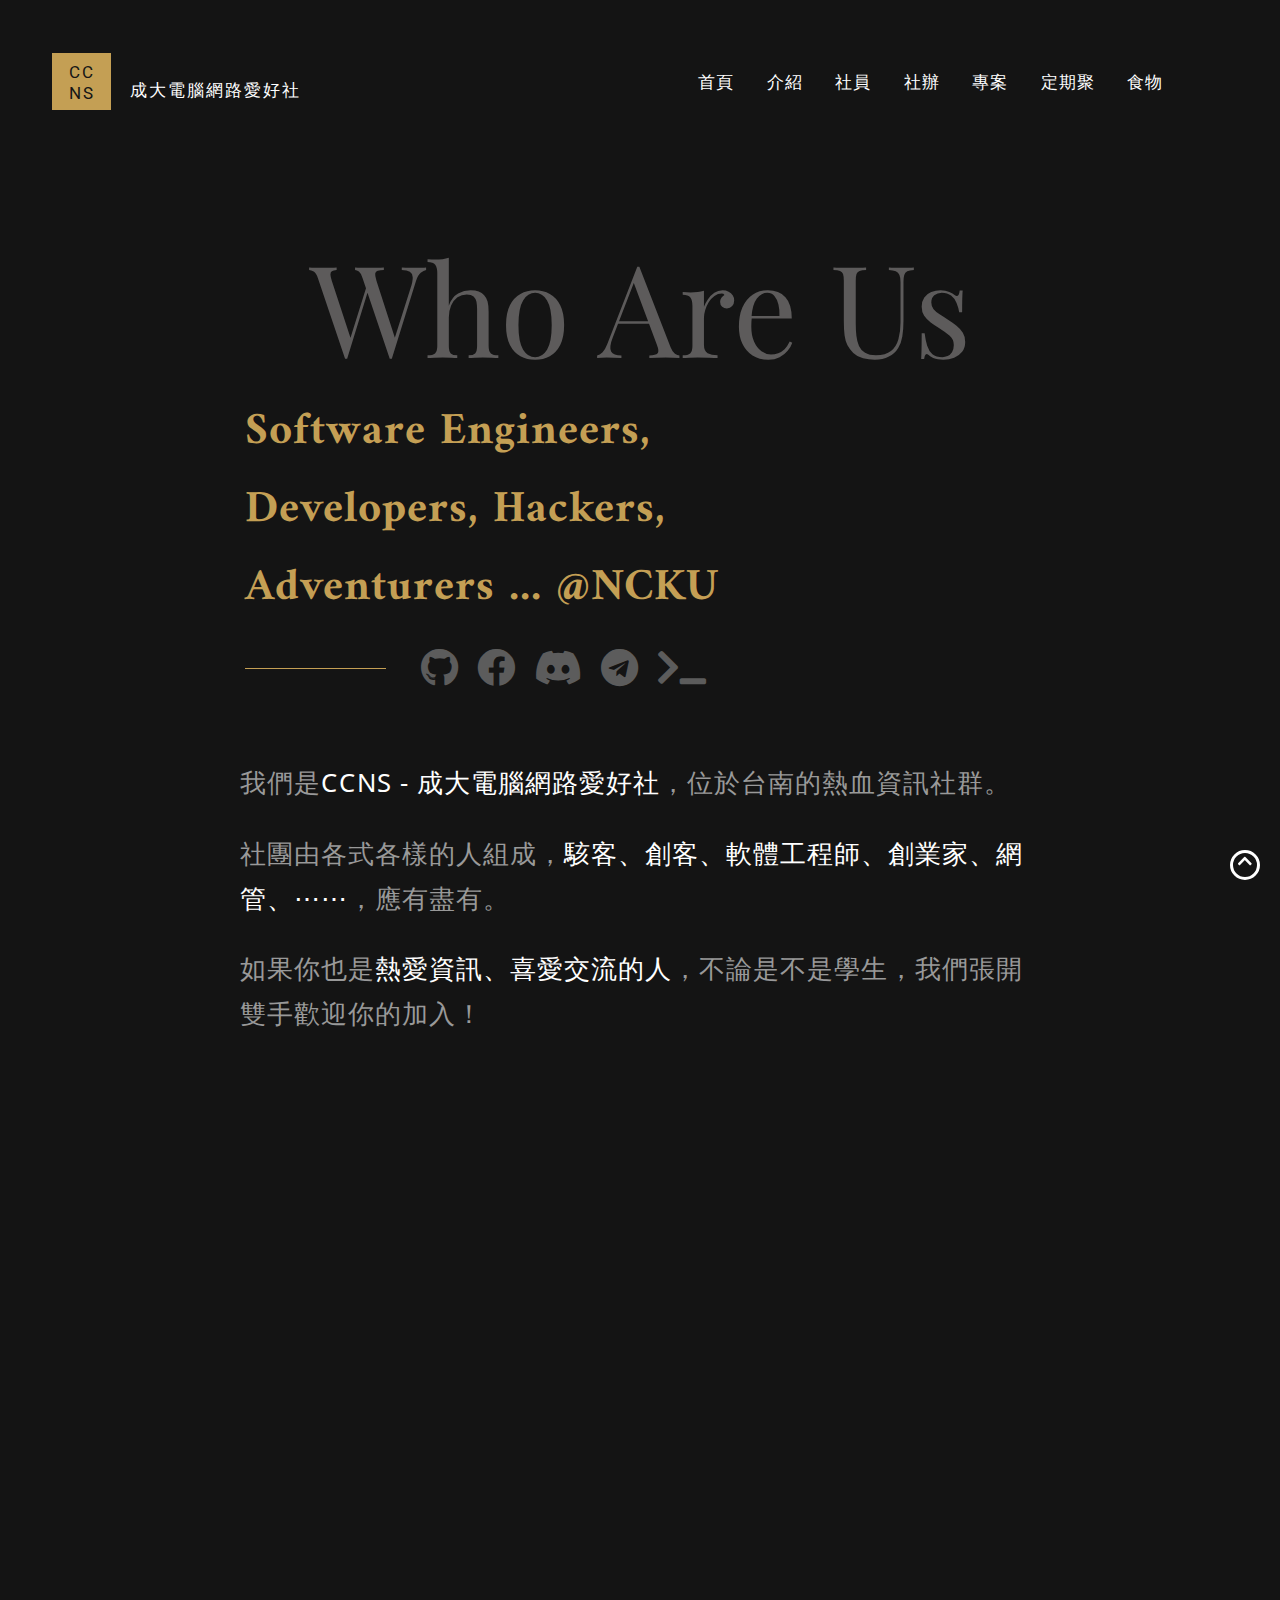
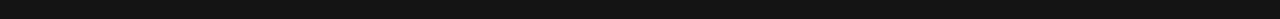
<file: Page-Home/index.html>
<!DOCTYPE html>
<html lang="zh-Hant">

<head>
  <meta charset="UTF-8">
  <meta name="viewport" content="width=device-width, initial-scale=1.0">
  <meta http-equiv="X-UA-Compatible" content="ie=edge">
  <title> CCNS - 成大電腦網路愛好社 </title>


  <link href="https://cdn.jsdelivr.net/npm/bootstrap@5.0.0-beta1/dist/css/bootstrap.min.css" rel="stylesheet" integrity="sha384-giJF6kkoqNQ00vy+HMDP7azOuL0xtbfIcaT9wjKHr8RbDVddVHyTfAAsrekwKmP1" crossorigin="anonymous">
  <link rel="stylesheet" href="https://cdnjs.cloudflare.com/ajax/libs/font-awesome/5.15.1/css/all.min.css">
  <script src="https://cdnjs.cloudflare.com/ajax/libs/jquery/3.5.1/jquery.min.js"></script>
  <script src="https://cdn.jsdelivr.net/npm/bootstrap@5.0.0-beta1/dist/js/bootstrap.bundle.min.js" integrity="sha384-ygbV9kiqUc6oa4msXn9868pTtWMgiQaeYH7/t7LECLbyPA2x65Kgf80OJFdroafW" crossorigin="anonymous"></script>
  <link href="https://fonts.googleapis.com/css?family=Abril+Fatface|Amiri:700|Crimson+Text:700|Droid+Serif:400,700|Libre+Baskerville:700|Noto+Sans|Playfair+Display:900|Roboto:900|Taviraj:900&display=swap" rel="stylesheet">

  <script type="text/javascript" src="js/navBar.js"></script>
  <script type="text/javascript" src="js/scroll-top.js"></script>
  <link rel="stylesheet" href="./css/style.css">
</head>

<body>
  <header class="top container-fluid">
    <div class="topNav">
      <div class="headerLeft">
        <a class="homeLink" href="index.html">
          <div class="logoBox">
            <p>CC</p>
            <p>NS</p>
          </div>
        </a>
        <a class="homeLink" href="index.html">
          <p>
            成大電腦網路愛好社
          </p>
        </a>
      </div>

      <div id="navBar" class="overlay">
        <div class="headerRight overlay-content">
          <a href="index.html">首頁</a>
          <a href="intro.html">介紹</a>
          <a href="members.html">社員</a>
          <a href="env.html">社辦</a>
          <a href="projects.html">專案</a>
          <a href="events.html">定期聚</a>
          <a href="food.html">食物</a>
        </div>
        <a href="javascript:void(0)" class="closebtn" onclick="closeNav()">
          <i class="fas fa-times fa"></i>
        </a>
      </div>

      <div class="navIcon">
        <i class="fas fa-bars fa" onclick="openNav()"></i>
      </div>
    </div>
  </header>
  <section class="intro">
    <div class="backgroundWords">Who Are Us</div>
    <div class="weIntro">Software Engineers, <br />Developers, Hackers, <br />Adventurers ... @NCKU</div>
    <div class="contactLine">
      <div class="line"></div>
      <a href="https://github.com/ccns" target="_blank"><i class="fab fa-github" aria-hidden="true"></i></a>
      <a href="https://www.facebook.com/ncku.ccns" target="_blank"><i class="fab fa-facebook" aria-hidden="true"></i></a>
      <a href="https://discord.ccns.io" target="_blank"><i class="fab fa-discord"></i></a>
      <a href="https://t.me/CCNSgeneral" target="_blank"><i class="fab fa-telegram" aria-hidden="true"></i></a>
      <a href="https://term.ccns.cc/" target="_blank"><i class="fas fa-terminal" aria-hidden="true"></i></a>
    </div>
    <div class="clubIntro">
      我們是<span class="white">CCNS - 成大電腦網路愛好社</span>，位於台南的熱血資訊社群。
    </div>
    <div class="clubIntro">
      社團由各式各樣的人組成，<span class="white">駭客、創客、軟體工程師、創業家、網管、⋯⋯</span>，應有盡有。
    </div>
    <div class="clubIntro">
      如果你也是<span class="white">熱愛資訊、喜愛交流的人</span>，不論是不是學生，我們張開雙手歡迎你的加入！
    </div>
  </section>

  <section class="map-iframe">
    <div class="map">
      <iframe
        src="https://www.google.com/maps/embed?pb=!1m18!1m12!1m3!1d3672.797244056545!2d120.2175462149673!3d22.99448218496735!2m3!1f0!2f0!3f0!3m2!1i1024!2i768!4f13.1!3m3!1m2!1s0x346e7693b3a0a7b7%3A0xb1018b67c393069c!2zNzAx5Y-w5Y2X5biC5p2x5Y2A5a2455Sf5rS75YuV5Lit5b-DIElJ!5e0!3m2!1szh-TW!2stw!4v1608551876658!5m2!1szh-TW!2stw"
        width="900" height="450" frameborder="0" aria-hidden="false" tabindex="0"></iframe>
    </div>
  </section>

  <section class="to-top">
    <a class="button" href="#"><i class="fas fa-chevron-up"></i></a>
  </section>
</body>

</html>
</file>
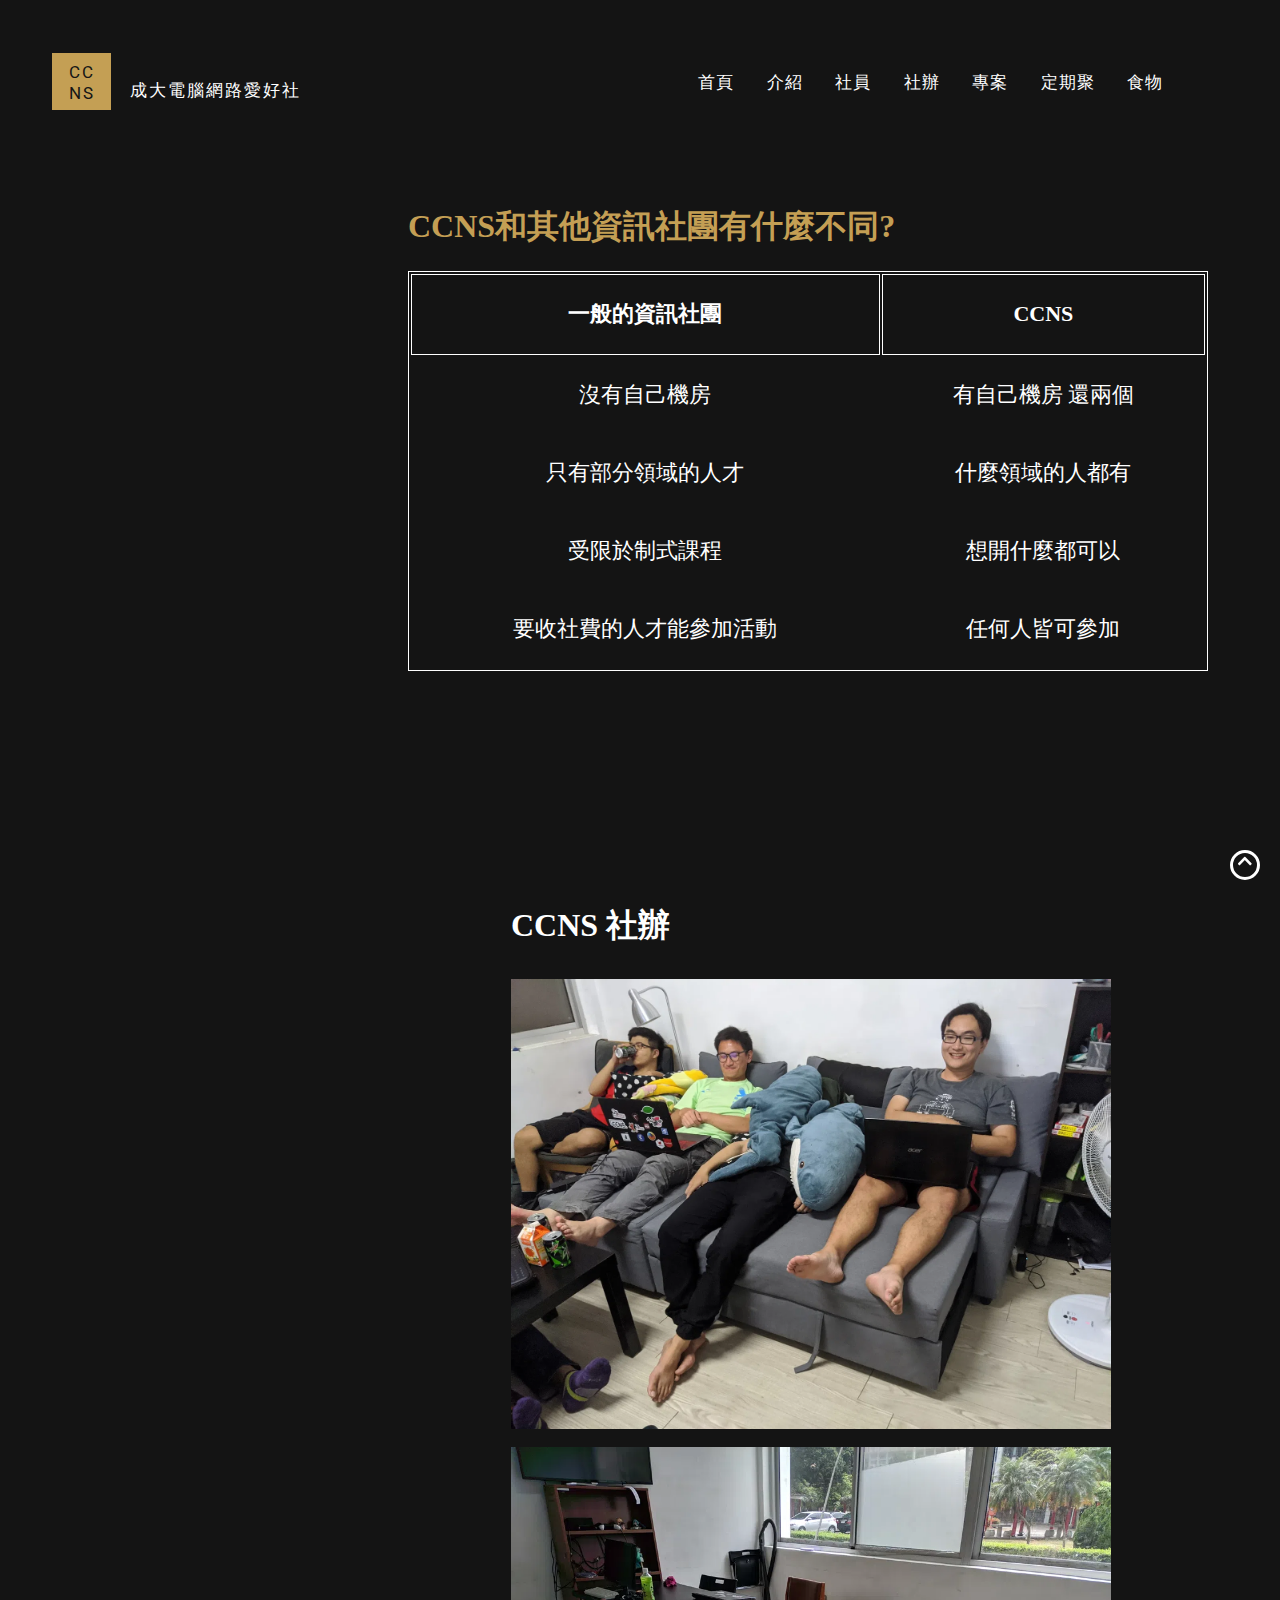
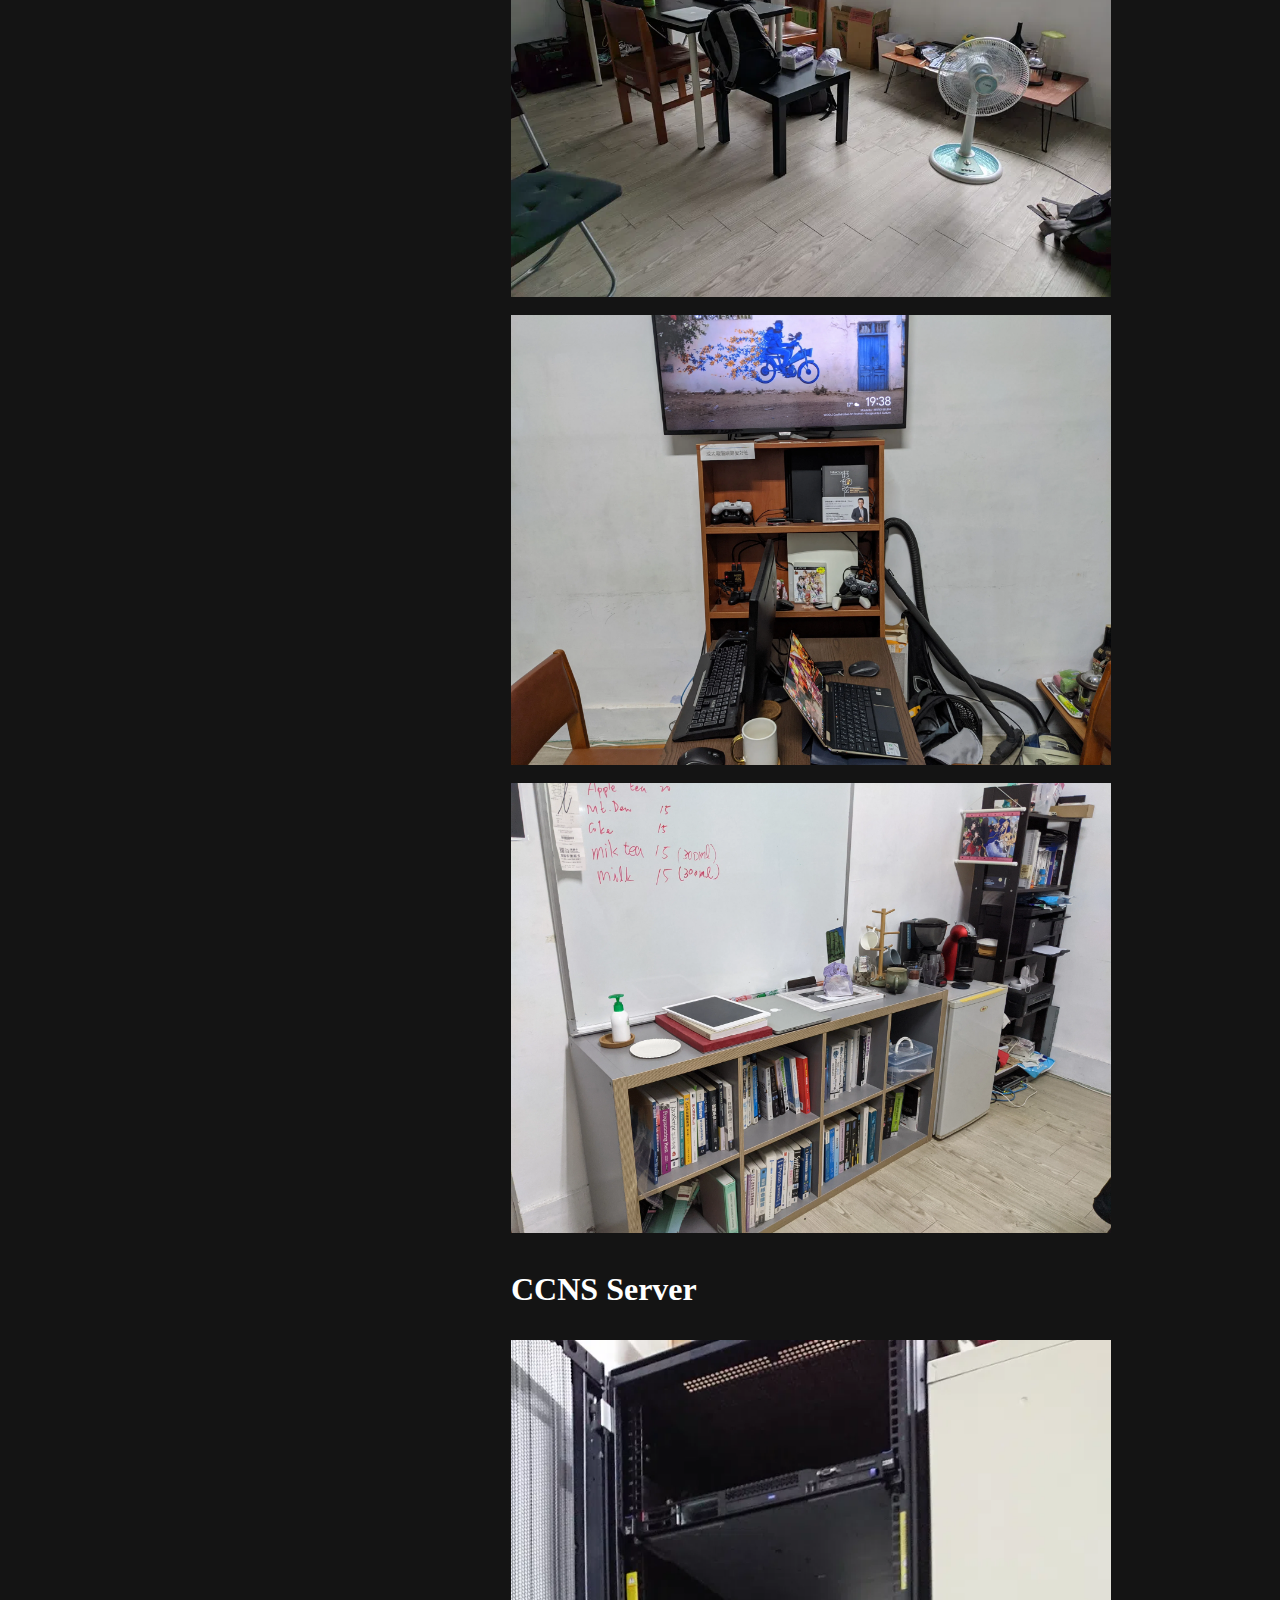
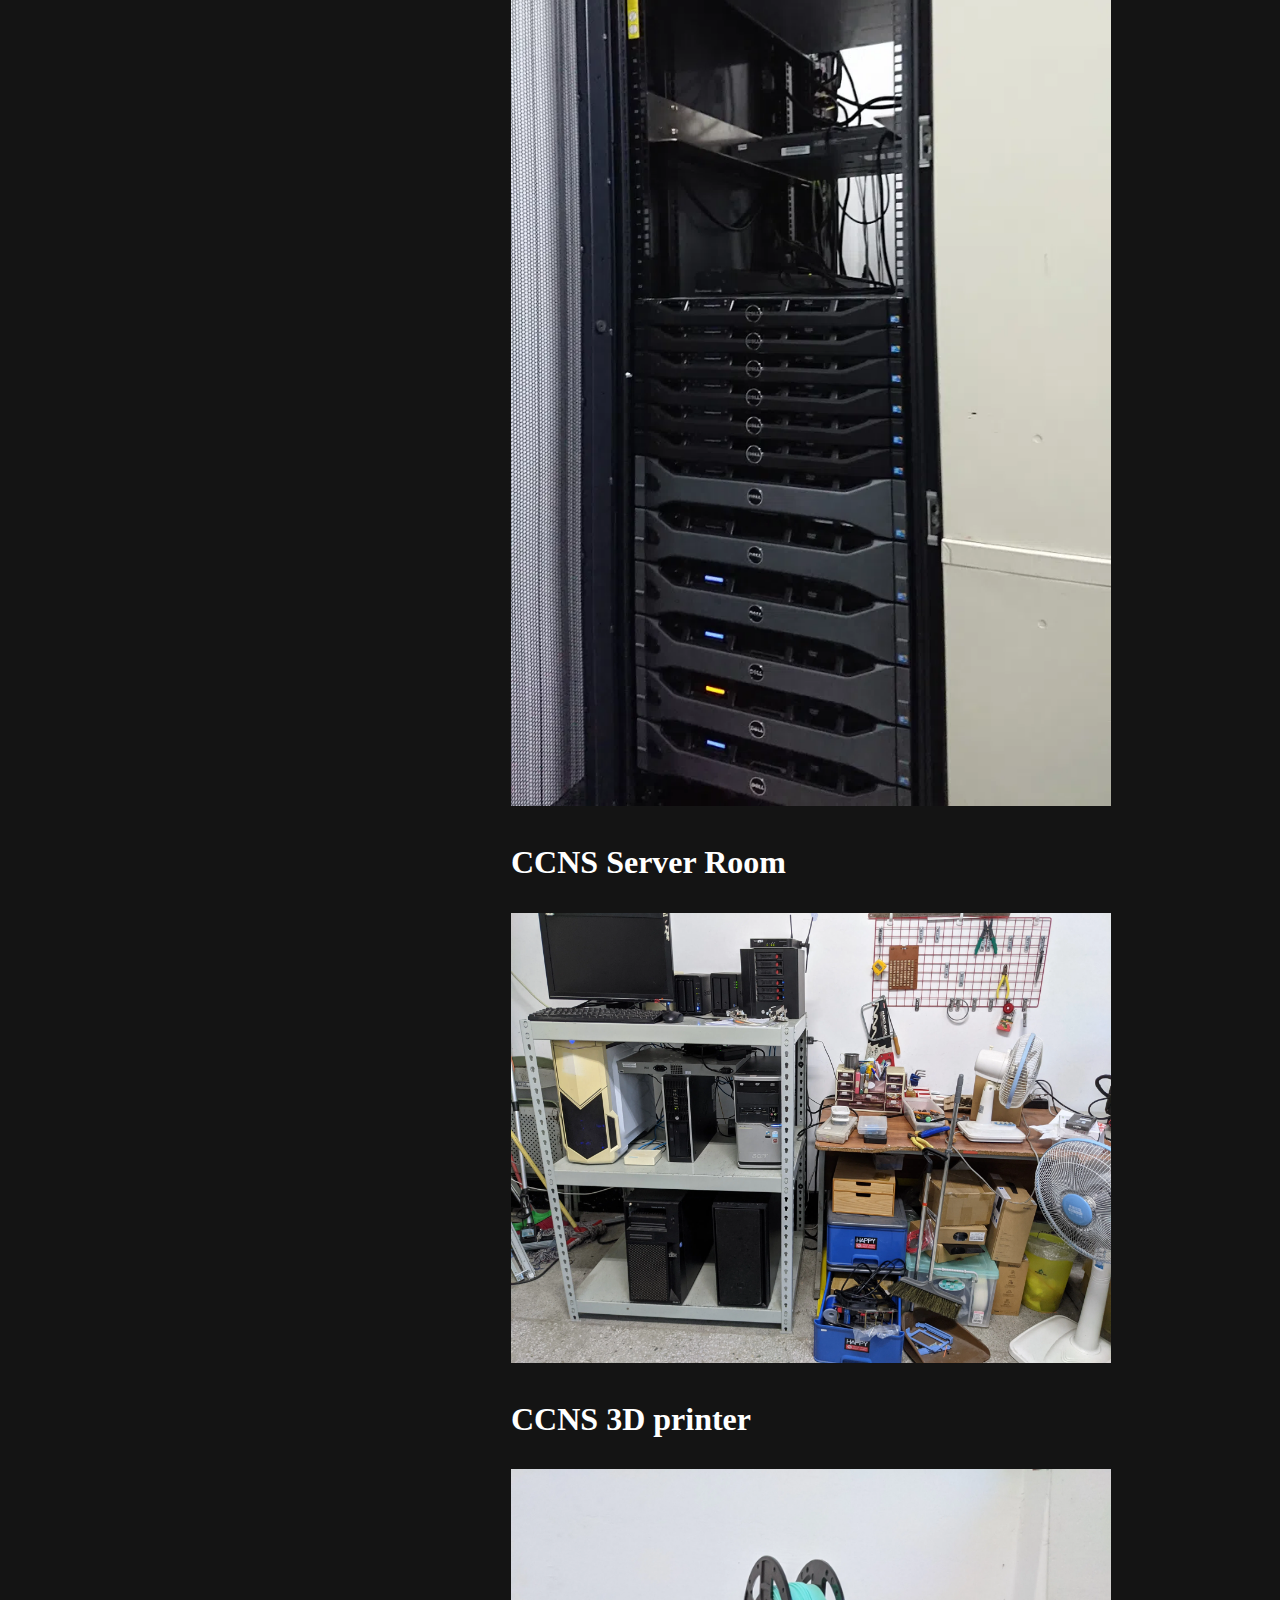
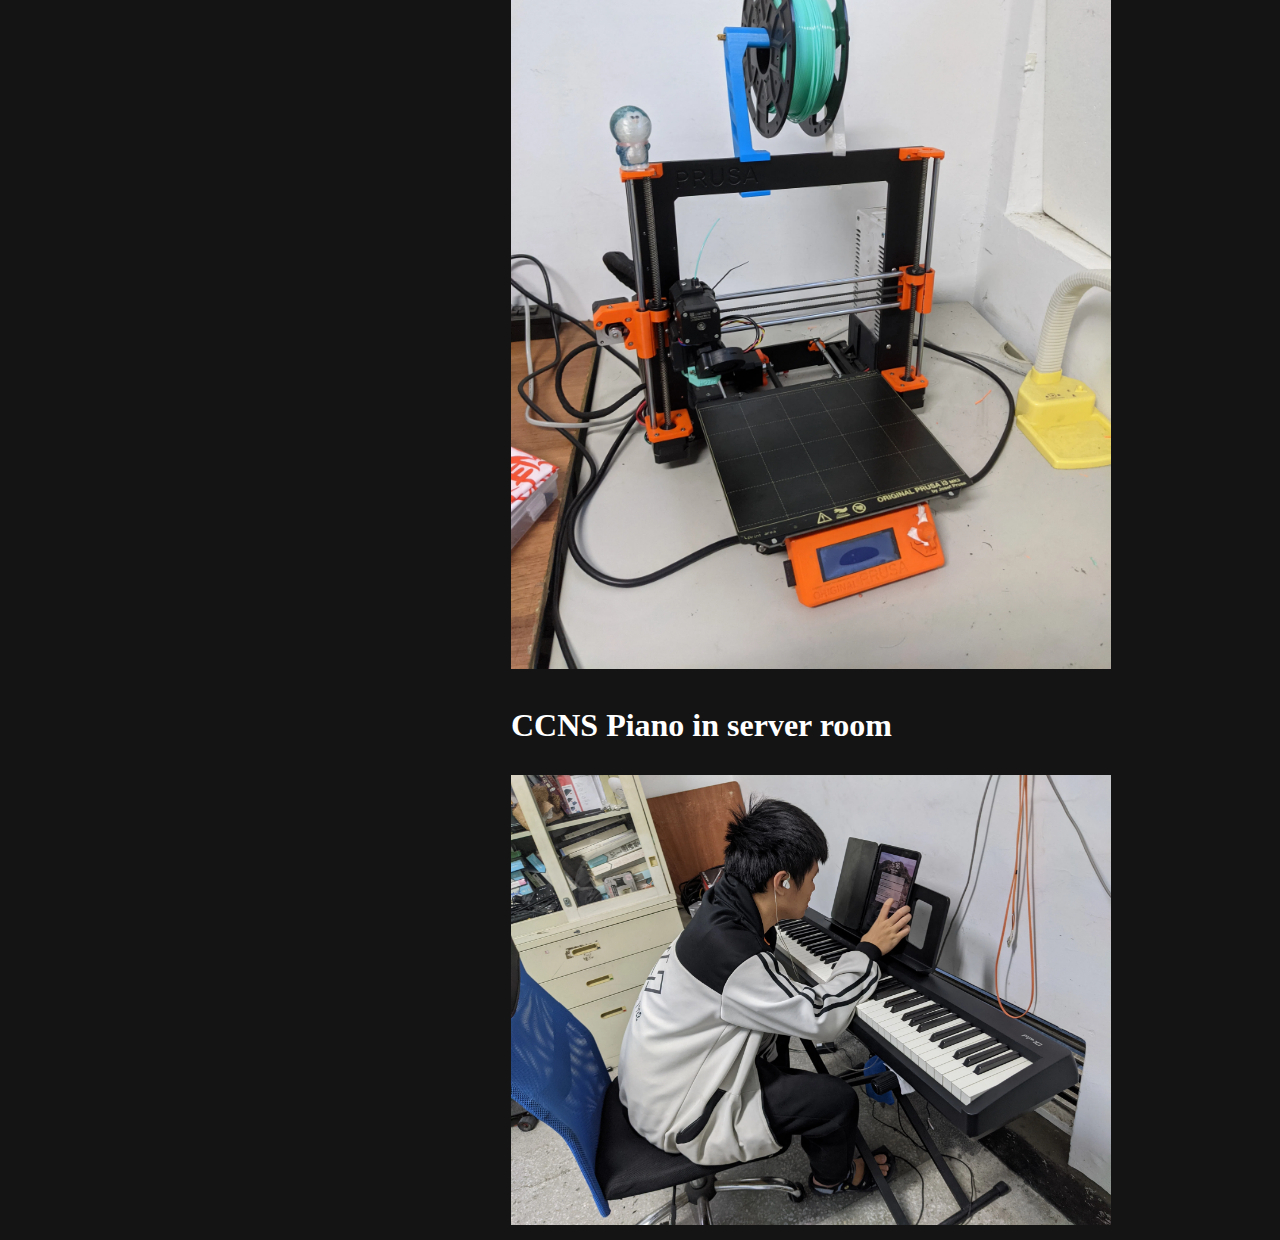
<file: Page-Home/env.html>
<!DOCTYPE html>
<html lang="zh-Hant">

<head>
  <meta charset="UTF-8">
  <meta name="viewport" content="width=device-width, initial-scale=1.0">
  <meta http-equiv="X-UA-Compatible" content="ie=edge">

  <title>CCNS - 成大電腦網路愛好社</title>

  <link href="https://cdn.jsdelivr.net/npm/bootstrap@5.0.0-beta1/dist/css/bootstrap.min.css" rel="stylesheet" integrity="sha384-giJF6kkoqNQ00vy+HMDP7azOuL0xtbfIcaT9wjKHr8RbDVddVHyTfAAsrekwKmP1" crossorigin="anonymous">
  <link rel="stylesheet" href="https://cdnjs.cloudflare.com/ajax/libs/font-awesome/5.15.1/css/all.min.css">
  <script src="https://cdnjs.cloudflare.com/ajax/libs/jquery/3.5.1/jquery.min.js"></script>
  <link href="https://fonts.googleapis.com/css?family=Abril+Fatface|Amiri:700|Crimson+Text:700|Droid+Serif:400,700|Libre+Baskerville:700|Noto+Sans|Playfair+Display:900|Roboto:900|Taviraj:900&display=swap" rel="stylesheet">

  <script type="text/javascript" src="js/navBar.js"></script>
  <script type="text/javascript" src="js/zoom.js"></script>
  <script type="text/javascript" src="js/scroll-top.js"></script>
  <link rel="stylesheet" href="./css/style.css">
</head>


<body>
  <header class="top container-fluid">
    <div class="topNav">
      <div class="headerLeft">
        <a class="homeLink" href="index.html">
          <div class="logoBox">
            <p>CC</p>
            <p>NS</p>
          </div>
        </a>
        <a class="homeLink" href="index.html">
          <p>
            成大電腦網路愛好社
          </p>
        </a>
      </div>

      <div id="navBar" class="overlay">
        <div class="headerRight overlay-content">
          <a href="index.html">首頁</a>
          <a href="intro.html">介紹</a>
          <a href="members.html">社員</a>
          <a href="env.html">社辦</a>
          <a href="projects.html">專案</a>
          <a href="events.html">定期聚</a>
          <a href="food.html">食物</a>
        </div>
        <a href="javascript:void(0)" class="closebtn" onclick="closeNav()">
          <i class="fas fa-times fa"></i>
        </a>
      </div>

      <div class="navIcon">
        <i class="fas fa-bars fa" onclick="openNav()"></i>
      </div>
    </div>
  </header>

  <section class="env-table">
    <table class="env-table">
      <h1> CCNS和其他資訊社團有什麼不同? </h1>
      <tr class="row_desc">
        <th class="col_desc">一般的資訊社團</th>
        <th class="col_desc">CCNS</th>

      </tr>
      <tr class="row_desc">
        <td class="col_desc">沒有自己機房</td>
        <td class="col_desc">有自己機房 還兩個</td>
      </tr>
      <tr class="row_desc">
        <td class="col_desc">只有部分領域的人才</td>
        <td class="col_desc">什麼領域的人都有</td>
      </tr>
      <tr class="row_desc">
        <td class="col_desc">受限於制式課程</td>
        <td class="col_desc">想開什麼都可以</td>
      </tr>
      <tr class="row_desc">
        <td class="col_desc">要收社費的人才能參加活動</td>
        <td class="col_desc">任何人皆可參加</td>
      </tr>
    </table>
  </section>
  <section class="env-img">
    <table>
      <tr>
        <td>
          <div class="img-desc">
            <h1>CCNS 社辦</h1>
          </div>
          <img class="zoom before" src="./resources/env/office_1.webp" loading="lazy" />
        </td>
      </tr>

      <tr>
        <td><img class="zoom before" src="./resources/env/office_2.webp" loading="lazy" /></td>
      </tr>

      <tr>
        <td><img class="zoom before" src="./resources/env/office_3.webp" loading="lazy" /></td>
      </tr>

      <tr>
        <td><img class="zoom before" src="./resources/env/office_4.webp" loading="lazy" /></td>
      </tr>

      <tr>
        <td>
          <div class="img-desc">
            <h1>CCNS Server</h1>
          </div><img class="zoom before" src="./resources/env/csie_server.webp" loading="lazy" />
        </td>
      </tr>
      <tr>
        <td>
          <div class="img-desc">
            <h1>
              CCNS Server Room</h1>
          </div><img class="zoom before" src="./resources/env/serverRoom_1.webp" loading="lazy" />
        </td>
      </tr>
      <tr>
        <td>
          <div class="img-desc">
            <h1>CCNS 3D printer
            </h1>
          </div>
          <img class="zoom before" src="./resources/env/serverRoom_2.webp" loading="lazy" />
        </td>
      </tr>
      <tr>
        <td>
          <div class="img-desc">
            <h1>CCNS Piano in server room</h1>
          </div>
          <img class="zoom before" src="./resources/env/serverRoom_3.webp" loading="lazy" />
        </td>
      </tr>
    </table>
  </section>
  <section class="to-top">
    <a class="button" href="#"><i class="fas fa-chevron-up"></i></a>
  </section>
</body>

</html>
</file>
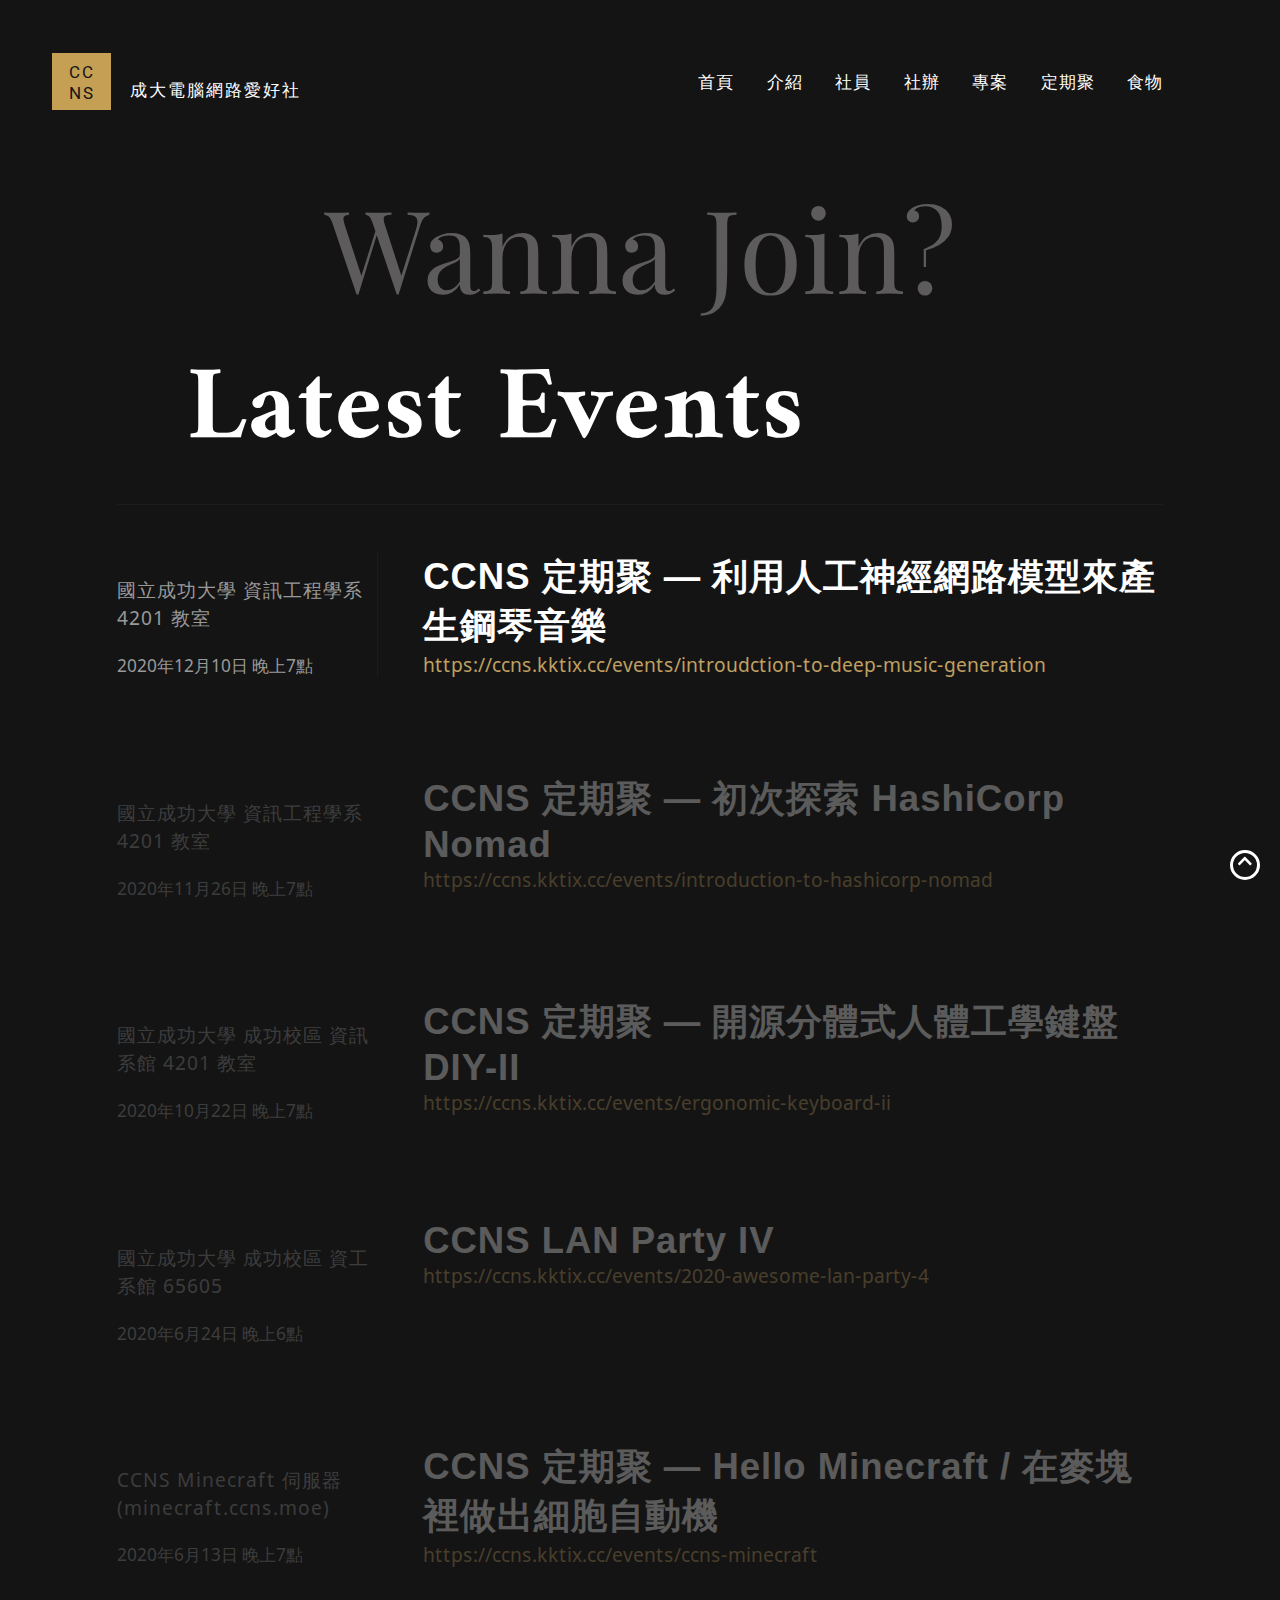
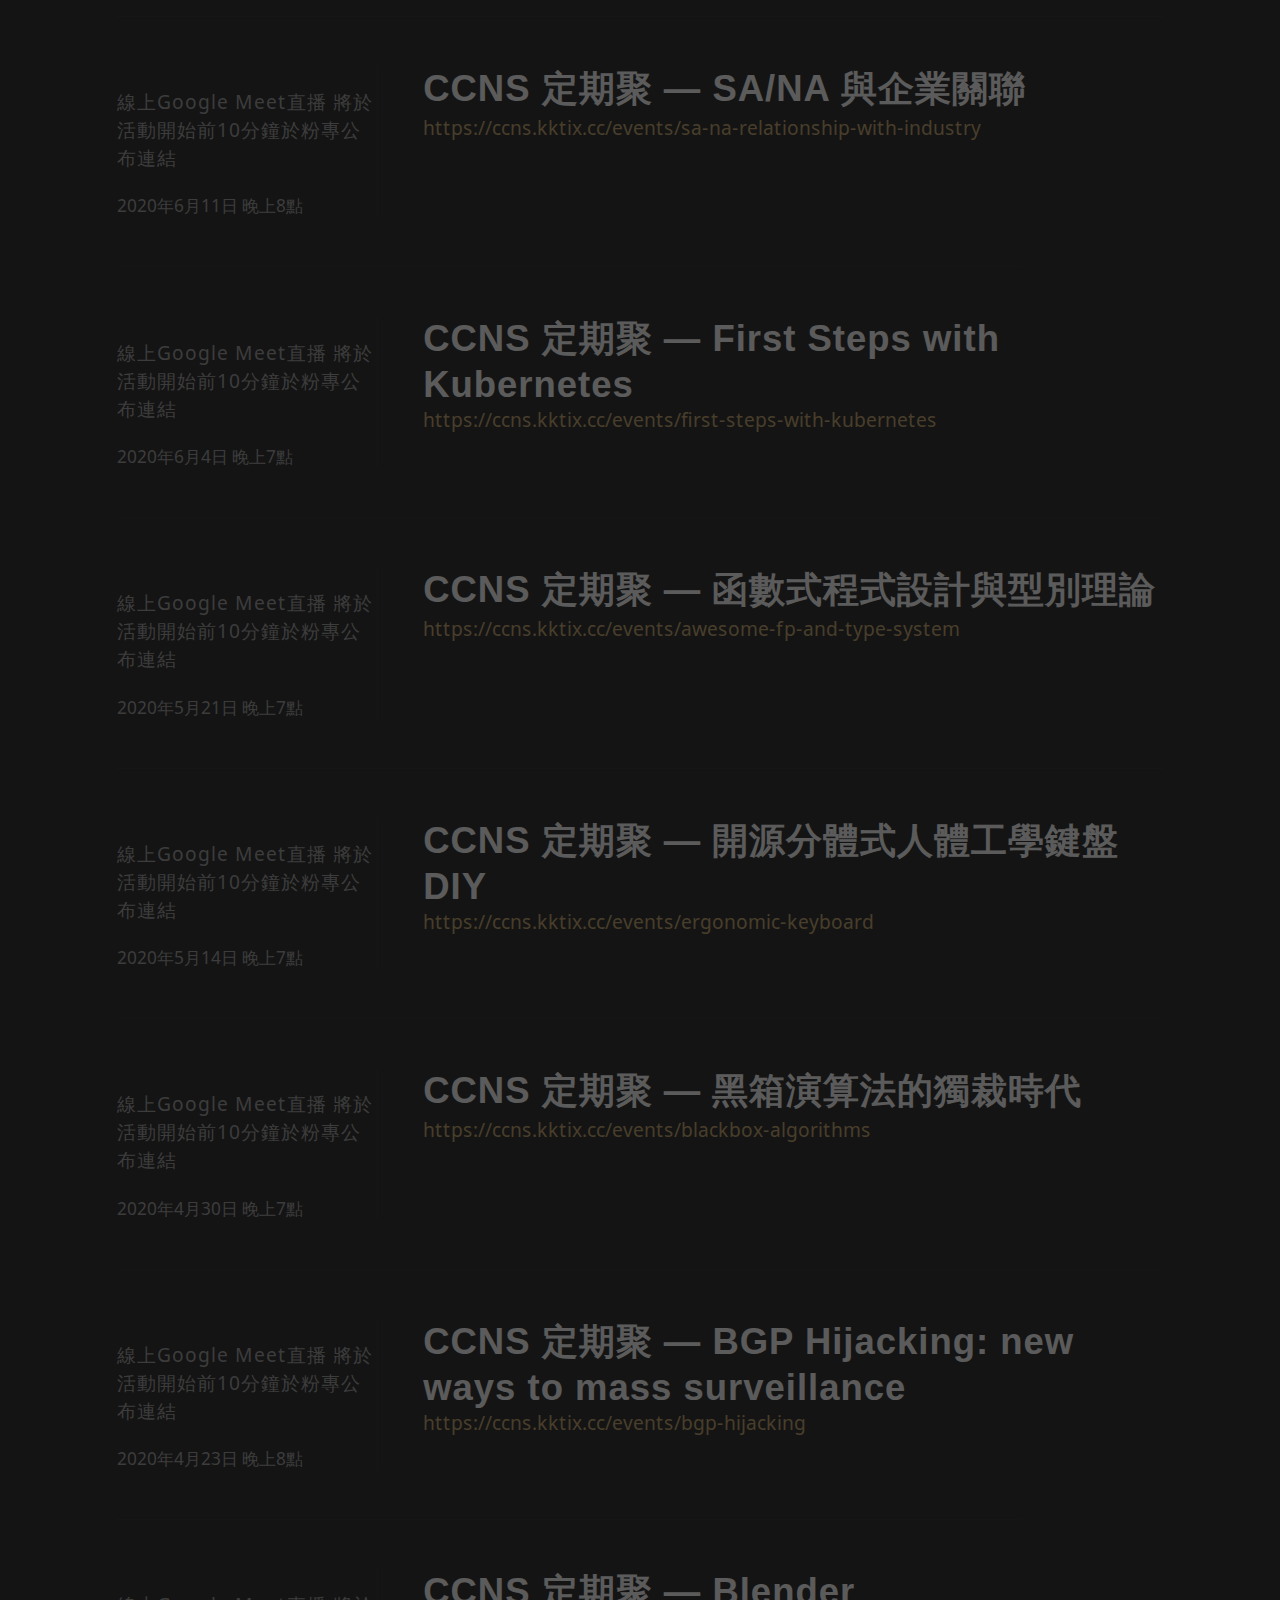
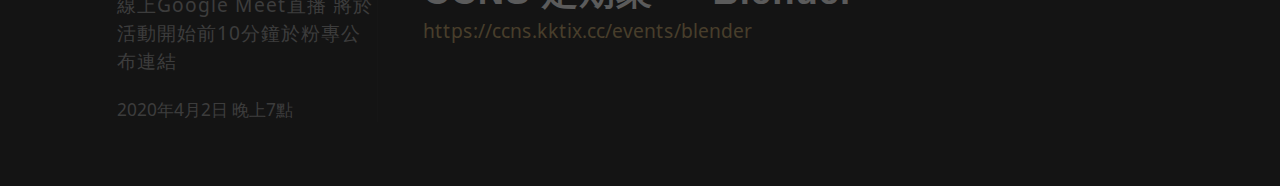
<file: Page-Home/events.html>
<!DOCTYPE html>
<html lang="zh-Hant">

<head>
  <meta charset="UTF-8">
  <meta name="viewport" content="width=device-width, initial-scale=1.0">
  <meta http-equiv="X-UA-Compatible" content="ie=edge">

  <title>CCNS - 成大電腦網路愛好社</title>

  <link href="https://cdn.jsdelivr.net/npm/bootstrap@5.0.0-beta1/dist/css/bootstrap.min.css" rel="stylesheet" integrity="sha384-giJF6kkoqNQ00vy+HMDP7azOuL0xtbfIcaT9wjKHr8RbDVddVHyTfAAsrekwKmP1" crossorigin="anonymous">
  <link rel="stylesheet" href="https://cdnjs.cloudflare.com/ajax/libs/font-awesome/5.15.1/css/all.min.css">
  <script src="https://cdnjs.cloudflare.com/ajax/libs/jquery/3.5.1/jquery.min.js"></script>
  <script src="https://cdn.jsdelivr.net/npm/bootstrap@5.0.0-beta1/dist/js/bootstrap.bundle.min.js" integrity="sha384-ygbV9kiqUc6oa4msXn9868pTtWMgiQaeYH7/t7LECLbyPA2x65Kgf80OJFdroafW" crossorigin="anonymous"></script>
  <link href="https://fonts.googleapis.com/css?family=Abril+Fatface|Amiri:700|Crimson+Text:700|Droid+Serif:400,700|Libre+Baskerville:700|Noto+Sans|Playfair+Display:900|Roboto:900|Taviraj:900&display=swap" rel="stylesheet">

  <script type="text/javascript" src="js/navBar.js"></script>
  <script type="text/javascript" src="js/scroll-top.js"></script>
  <link rel="stylesheet" href="./css/style.css">
</head>

<body>
  <header class="top container-fluid">
    <div class="topNav">
      <div class="headerLeft">
        <a class="homeLink" href="index.html">
          <div class="logoBox">
            <p>CC</p>
            <p>NS</p>
          </div>
        </a>
        <a class="homeLink" href="index.html">
          <p>
            成大電腦網路愛好社
          </p>
        </a>
      </div>

      <div id="navBar" class="overlay">
        <div class="headerRight overlay-content">
          <a href="index.html">首頁</a>
          <a href="intro.html">介紹</a>
          <a href="members.html">社員</a>
          <a href="env.html">社辦</a>
          <a href="projects.html">專案</a>
          <a href="events.html">定期聚</a>
          <a href="food.html">食物</a>
        </div>
        <a href="javascript:void(0)" class="closebtn" onclick="closeNav()">
          <i class="fas fa-times fa"></i>
        </a>
      </div>
      <div class="navIcon">
        <i class="fas fa-bars fa" onclick="openNav()"></i>
      </div>
    </div>
  </header>

  <section class="events">
    <div class="backgroundWords">Wanna Join?</div>
    <div class="weIntro">Latest Events</div>

    <div class="eventBox new">
      <div class="eventInfo">
        <p class="eventPlace">國立成功大學 資訊工程學系 4201 教室 </p>
        <p class="eventTime">2020年12月10日 晚上7點</p>
      </div>
      <div class="eventName">
        <div class="name">CCNS 定期聚 — 利用人工神經網路模型來產生鋼琴音樂</div>
        <a href="https://ccns.kktix.cc/events/introudction-to-deep-music-generation" class="url" target="_blank" one-link-mark="yes">https://ccns.kktix.cc/events/introudction-to-deep-music-generation</a>
      </div>
    </div>

    <div class="eventBox">

      <div class="eventInfo">
        <p class="eventPlace">國立成功大學 資訊工程學系 4201 教室 </p>
        <p class="eventTime">2020年11月26日 晚上7點</p>
      </div>
      <div class="eventName">
        <div class="name">CCNS 定期聚 — 初次探索 HashiCorp Nomad</div>
        <a href="https://ccns.kktix.cc/events/introduction-to-hashicorp-nomad" class="url" target="_blank">https://ccns.kktix.cc/events/introduction-to-hashicorp-nomad</a>
      </div>
    </div>


    <div class="eventBox">

      <div class="eventInfo">
        <p class="eventPlace">國立成功大學 成功校區 資訊系館 4201 教室 </p>
        <p class="eventTime">2020年10月22日 晚上7點</p>
      </div>
      <div class="eventName">
        <div class="name">CCNS 定期聚 — 開源分體式人體工學鍵盤DIY-II</div>
        <a href="https://ccns.kktix.cc/events/ergonomic-keyboard-ii" class="url" target="_blank">https://ccns.kktix.cc/events/ergonomic-keyboard-ii</a>
      </div>
    </div>


    <div class="eventBox">

      <div class="eventInfo">
        <p class="eventPlace">國立成功大學 成功校區 資工系館 65605 </p>
        <p class="eventTime">2020年6月24日 晚上6點</p>
      </div>
      <div class="eventName">
        <div class="name">CCNS LAN Party IV</div>
        <a href="https://ccns.kktix.cc/events/2020-awesome-lan-party-4" class="url" target="_blank">https://ccns.kktix.cc/events/2020-awesome-lan-party-4</a>
      </div>
    </div>


    <div class="eventBox">

      <div class="eventInfo">
        <p class="eventPlace">CCNS Minecraft 伺服器 (minecraft.ccns.moe)</p>
        <p class="eventTime">2020年6月13日 晚上7點</p>
      </div>
      <div class="eventName">
        <div class="name">CCNS 定期聚 — Hello Minecraft / 在麥塊裡做出細胞自動機</div>
        <a href="https://ccns.kktix.cc/events/ccns-minecraft" class="url" target="_blank">https://ccns.kktix.cc/events/ccns-minecraft</a>
      </div>
    </div>


    <div class="eventBox">

      <div class="eventInfo">
        <p class="eventPlace">線上Google Meet直播 將於活動開始前10分鐘於粉專公布連結</p>
        <p class="eventTime">2020年6月11日 晚上8點</p>
      </div>
      <div class="eventName">
        <div class="name">CCNS 定期聚 — SA/NA 與企業關聯</div>
        <a href="https://ccns.kktix.cc/events/sa-na-relationship-with-industry" class="url" target="_blank">https://ccns.kktix.cc/events/sa-na-relationship-with-industry</a>
      </div>
    </div>


    <div class="eventBox">

      <div class="eventInfo">
        <p class="eventPlace">線上Google Meet直播 將於活動開始前10分鐘於粉專公布連結</p>
        <p class="eventTime">2020年6月4日 晚上7點</p>
      </div>
      <div class="eventName">
        <div class="name">CCNS 定期聚 — First Steps with Kubernetes</div>
        <a href="https://ccns.kktix.cc/events/first-steps-with-kubernetes" class="url" target="_blank">https://ccns.kktix.cc/events/first-steps-with-kubernetes</a>
      </div>
    </div>


    <div class="eventBox">

      <div class="eventInfo">
        <p class="eventPlace">線上Google Meet直播 將於活動開始前10分鐘於粉專公布連結</p>
        <p class="eventTime">2020年5月21日 晚上7點</p>
      </div>
      <div class="eventName">
        <div class="name">CCNS 定期聚 — 函數式程式設計與型別理論</div>
        <a href="https://ccns.kktix.cc/events/awesome-fp-and-type-system" class="url" target="_blank">https://ccns.kktix.cc/events/awesome-fp-and-type-system</a>
      </div>
    </div>


    <div class="eventBox">

      <div class="eventInfo">
        <p class="eventPlace">線上Google Meet直播 將於活動開始前10分鐘於粉專公布連結</p>
        <p class="eventTime">2020年5月14日 晚上7點</p>
      </div>
      <div class="eventName">
        <div class="name">CCNS 定期聚 — 開源分體式人體工學鍵盤DIY</div>
        <a href="https://ccns.kktix.cc/events/ergonomic-keyboard" class="url" target="_blank">https://ccns.kktix.cc/events/ergonomic-keyboard</a>
      </div>
    </div>


    <div class="eventBox">

      <div class="eventInfo">
        <p class="eventPlace">線上Google Meet直播 將於活動開始前10分鐘於粉專公布連結</p>
        <p class="eventTime">2020年4月30日 晚上7點</p>
      </div>
      <div class="eventName">
        <div class="name">CCNS 定期聚 — 黑箱演算法的獨裁時代</div>
        <a href="https://ccns.kktix.cc/events/blackbox-algorithms" class="url" target="_blank">https://ccns.kktix.cc/events/blackbox-algorithms</a>
      </div>
    </div>


    <div class="eventBox">

      <div class="eventInfo">
        <p class="eventPlace">線上Google Meet直播 將於活動開始前10分鐘於粉專公布連結</p>
        <p class="eventTime">2020年4月23日 晚上8點</p>
      </div>
      <div class="eventName">
        <div class="name">CCNS 定期聚 — BGP Hijacking: new ways to mass surveillance</div>
        <a href="https://ccns.kktix.cc/events/bgp-hijacking" class="url" target="_blank">https://ccns.kktix.cc/events/bgp-hijacking</a>
      </div>
    </div>


    <div class="eventBox">

      <div class="eventInfo">
        <p class="eventPlace">線上Google Meet直播 將於活動開始前10分鐘於粉專公布連結 </p>
        <p class="eventTime">2020年4月2日 晚上7點</p>
      </div>
      <div class="eventName">
        <div class="name">CCNS 定期聚 — Blender</div>
        <a href="https://ccns.kktix.cc/events/blender" class="url" target="_blank">https://ccns.kktix.cc/events/blender</a>
      </div>
    </div>

  </section>
  <section class="to-top">
    <a class="button" href="#"><i class="fas fa-chevron-up"></i></a>
  </section>
</file>
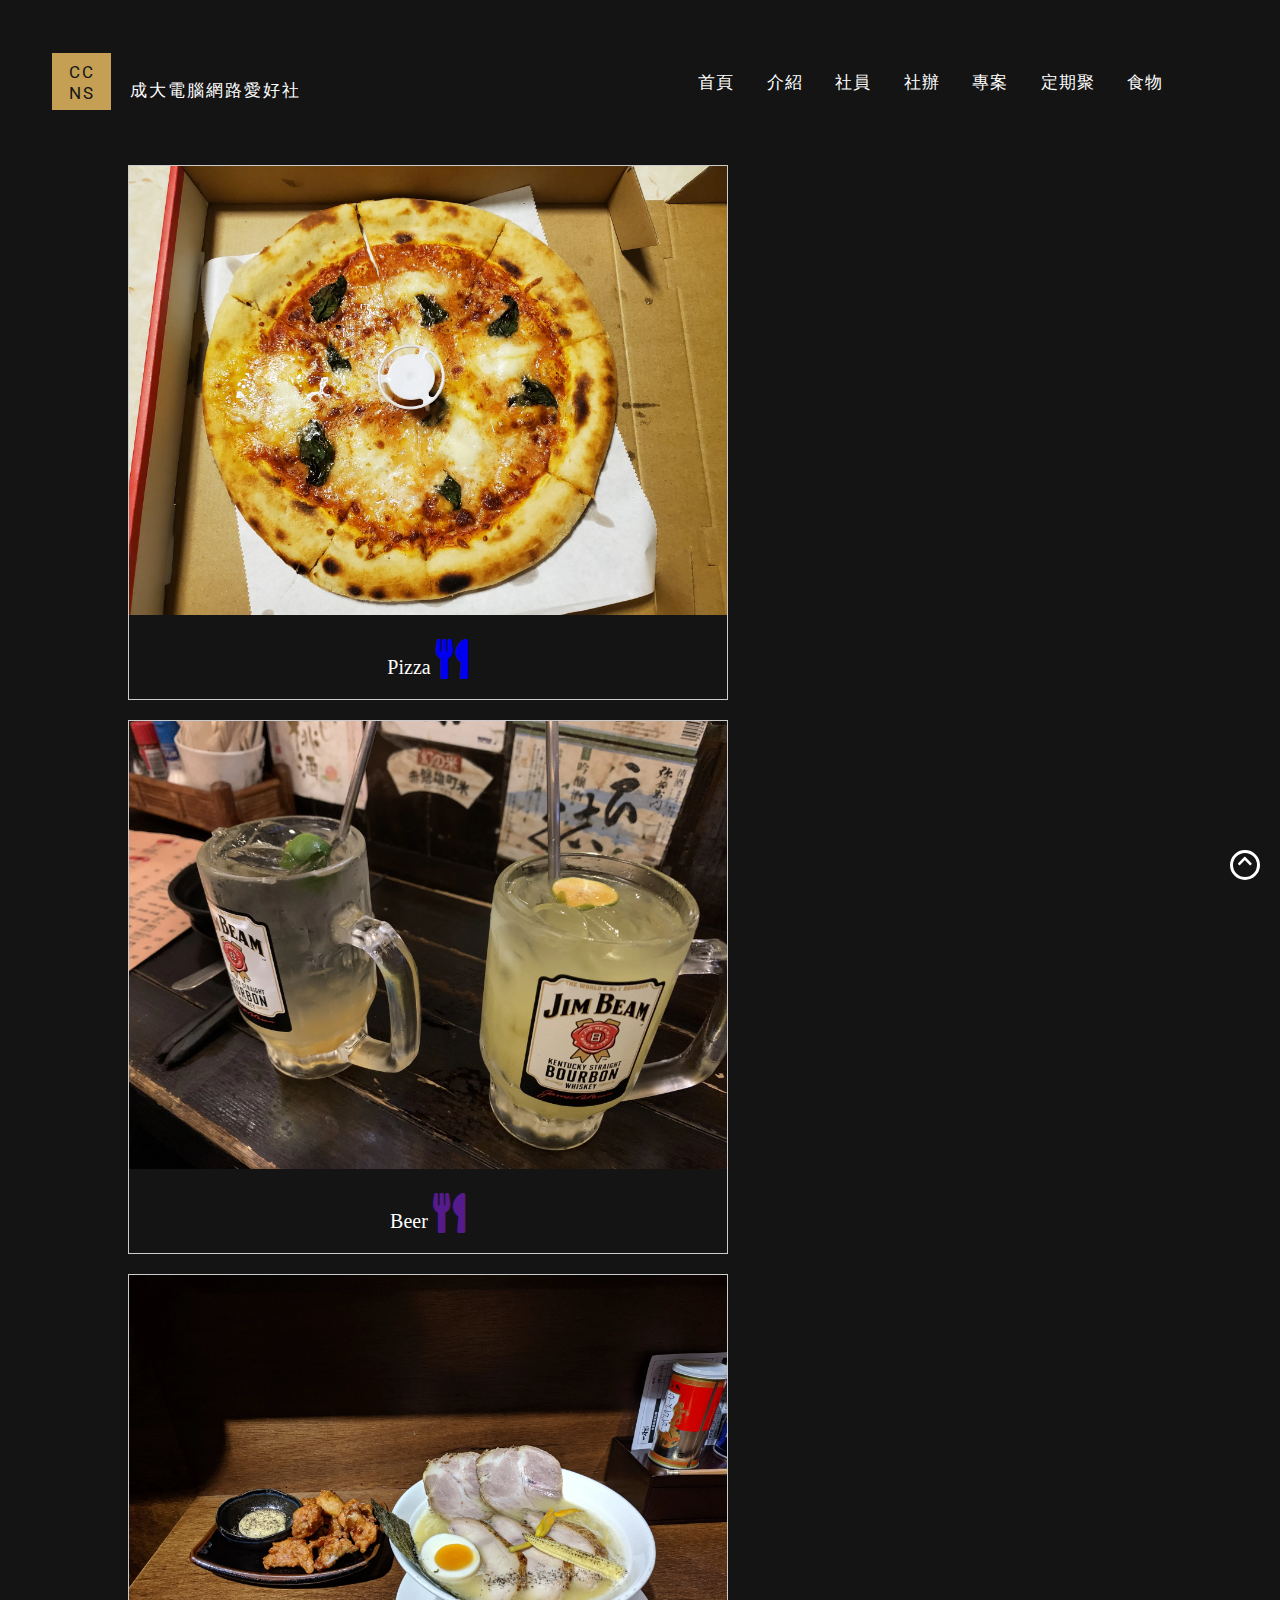
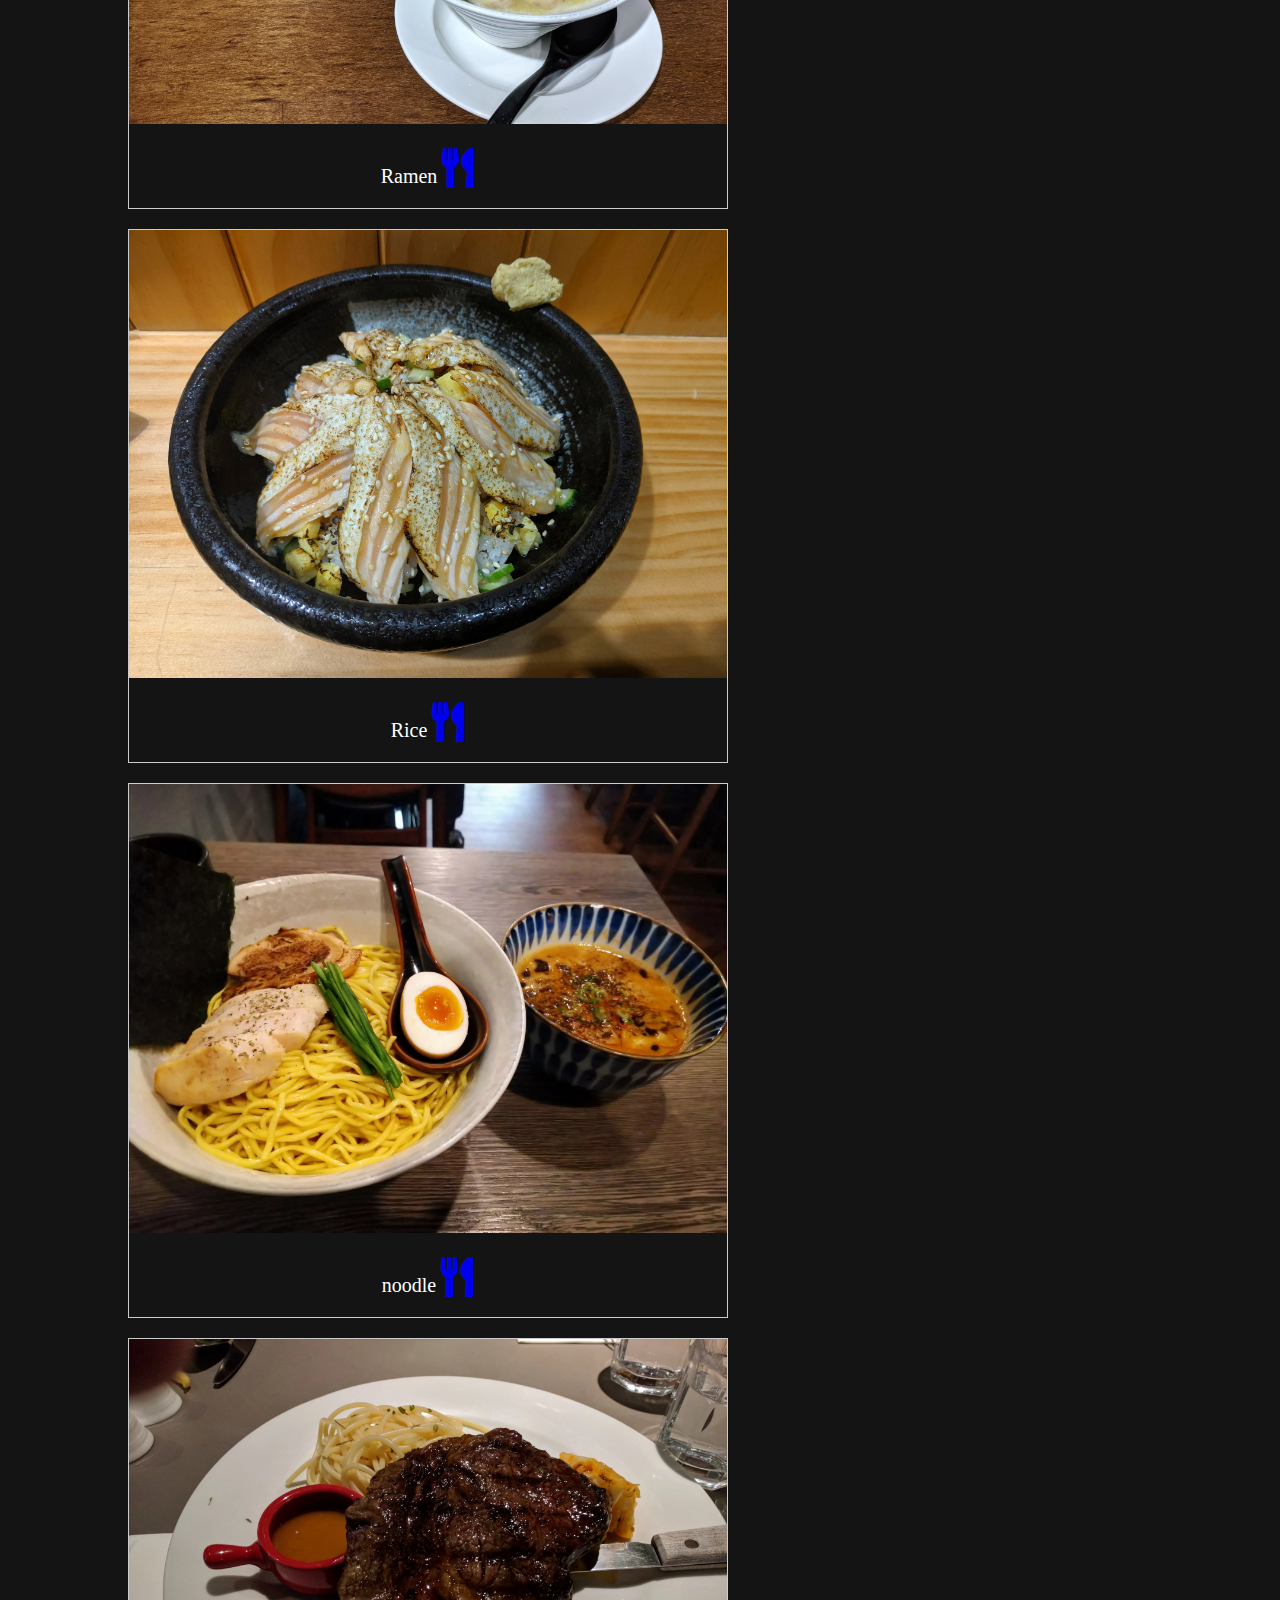
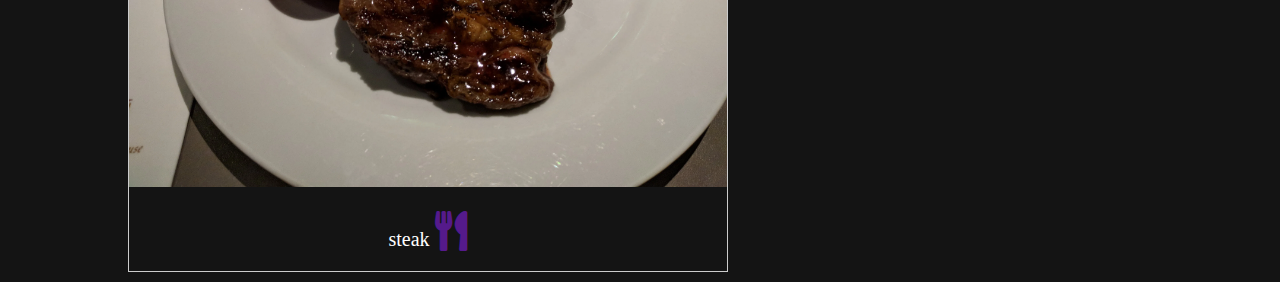
<file: Page-Home/food.html>
<!DOCTYPE html>
<html lang="zh-Hant">

<head>
  <meta charset="UTF-8">
  <meta name="viewport" content="width=device-width, initial-scale=1.0">
  <meta http-equiv="X-UA-Compatible" content="ie=edge">

  <title>CCNS - 成大電腦網路愛好社</title>

  <link href="https://cdn.jsdelivr.net/npm/bootstrap@5.0.0-beta1/dist/css/bootstrap.min.css" rel="stylesheet" integrity="sha384-giJF6kkoqNQ00vy+HMDP7azOuL0xtbfIcaT9wjKHr8RbDVddVHyTfAAsrekwKmP1" crossorigin="anonymous">
  <link rel="stylesheet" href="https://cdnjs.cloudflare.com/ajax/libs/font-awesome/5.15.1/css/all.min.css">
  <script src="https://cdnjs.cloudflare.com/ajax/libs/jquery/3.5.1/jquery.min.js"></script>
  <script src="https://cdn.jsdelivr.net/npm/bootstrap@5.0.0-beta1/dist/js/bootstrap.bundle.min.js" integrity="sha384-ygbV9kiqUc6oa4msXn9868pTtWMgiQaeYH7/t7LECLbyPA2x65Kgf80OJFdroafW" crossorigin="anonymous"></script>
  <link href="https://fonts.googleapis.com/css?family=Abril+Fatface|Amiri:700|Crimson+Text:700|Droid+Serif:400,700|Libre+Baskerville:700|Noto+Sans|Playfair+Display:900|Roboto:900|Taviraj:900&display=swap" rel="stylesheet">

  <script type="text/javascript" src="js/navBar.js"></script>
  <script type="text/javascript" src="js/scroll-top.js"></script>
  <link rel="stylesheet" href="./css/style.css">
</head>

<body>
  <header class="top container-fluid">
    <div class="topNav">
      <div class="headerLeft">
        <a class="homeLink" href="index.html">
          <div class="logoBox">
            <p>CC</p>
            <p>NS</p>
          </div>
        </a>
        <a class="homeLink" href="index.html">
          <p>
            成大電腦網路愛好社
          </p>
        </a>
      </div>

      <div id="navBar" class="overlay">
        <div class="headerRight overlay-content">
          <a href="index.html">首頁</a>
          <a href="intro.html">介紹</a>
          <a href="members.html">社員</a>
          <a href="env.html">社辦</a>
          <a href="projects.html">專案</a>
          <a href="events.html">定期聚</a>
          <a href="food.html">食物</a>
        </div>
        <a href="javascript:void(0)" class="closebtn" onclick="closeNav()">
          <i class="fas fa-times fa"></i>
        </a>
      </div>

      <div class="navIcon">
        <i class="fas fa-bars fa" onclick="openNav()"></i>
      </div>
    </div>
  </header>

  <section class="gallery">
    <div class="gallery">
      <img src="./resources/food/pizza.webp" loading="lazy" alt="">
      <div class="desc">Pizza
        <a href="#" target="_blank"><i class="fas fa-utensils fa-2x">
          </i></a>
      </div>

    </div>

    <div class="gallery">
      <img src="./resources/food/drink.webp" loading="lazy" alt="">
      <div class="desc">Beer
        <a href="" target="_blank"><i class="fas fa-utensils fa-2x"></i>
        </a>
      </div>
    </div>

    <div class="gallery">
      <img src="./resources/food/lamen.webp" loading="lazy" alt="">
      <div class="desc">Ramen
        <a href="#" target="_blank">
          <i class="fas fa-utensils fa-2x"></i></a>
      </div>
    </div>

    <div class="gallery">
      <img src="./resources/food/rice.webp" loading="lazy" alt="">
      <div class="desc">Rice
        <a href="#" target="_blank"><i class="fas fa-utensils fa-2x">
          </i></a>
      </div>
    </div>


    <div class="gallery">
      <img src="./resources/food/noodle.webp" loading="lazy" alt="">
      <div class="desc">noodle
        <a href="#" target="_blank"><i class="fas fa-utensils fa-2x">
          </i></a>
      </div>
    </div>

    <div class="gallery">
      <img src="./resources/food/steak.webp" loading="lazy" alt="">
      <div class="desc">steak
        <a href="" target="_blank"><i class="fas fa-utensils fa-2x">
          </i></a>
      </div>
    </div>
  </section>
  <section class="to-top">
    <a class="button" href="#"><i class="fas fa-chevron-up"></i></a>
  </section>
</body>

</html>
</file>
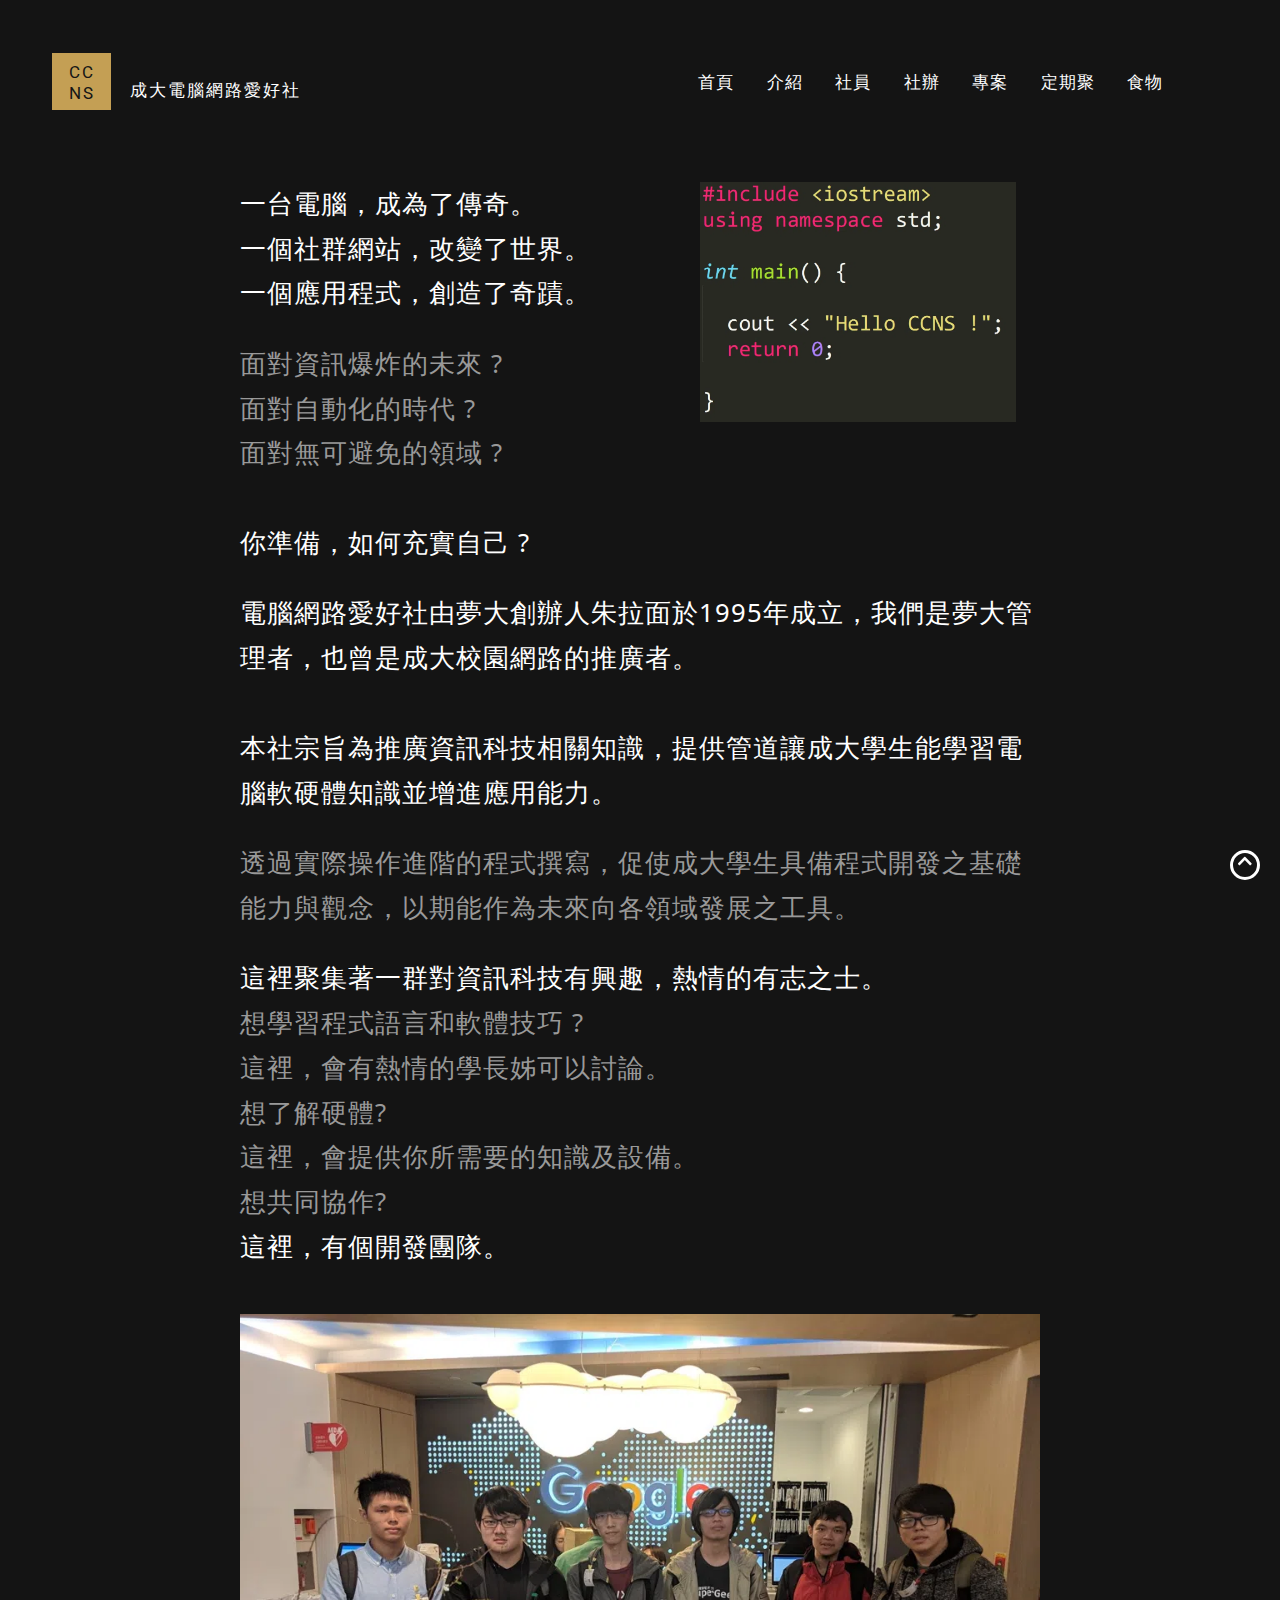
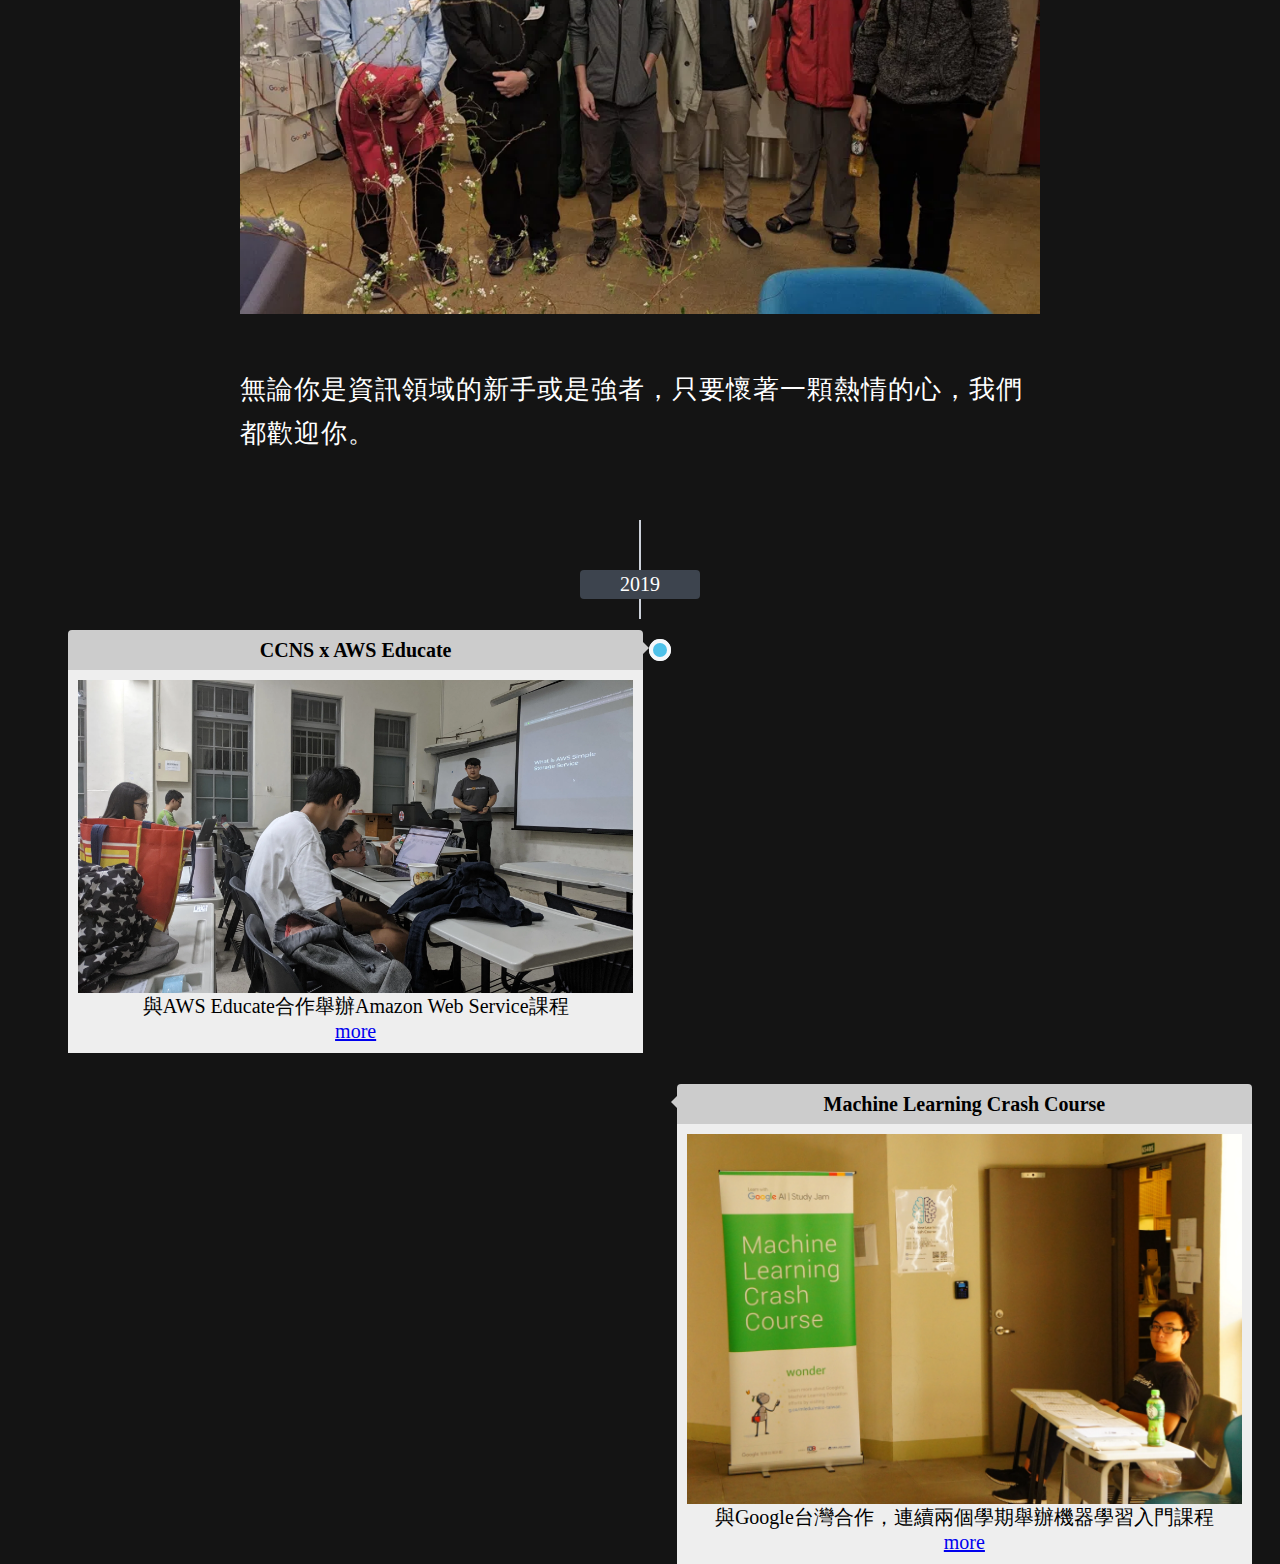
<file: Page-Home/intro.html>
<!DOCTYPE html>
<html lang="zh-Hant">

<head>
  <meta charset="UTF-8">
  <meta name="viewport" content="width=device-width, initial-scale=1.0">
  <meta http-equiv="X-UA-Compatible" content="ie=edge">

  <title>CCNS - 成大電腦網路愛好社</title>

  <link href="https://cdn.jsdelivr.net/npm/bootstrap@5.0.0-beta1/dist/css/bootstrap.min.css" rel="stylesheet" integrity="sha384-giJF6kkoqNQ00vy+HMDP7azOuL0xtbfIcaT9wjKHr8RbDVddVHyTfAAsrekwKmP1" crossorigin="anonymous">
  <link rel="stylesheet" href="https://cdnjs.cloudflare.com/ajax/libs/font-awesome/5.15.1/css/all.min.css">
  <script src="https://cdnjs.cloudflare.com/ajax/libs/jquery/3.5.1/jquery.min.js"></script>
  <link href="https://fonts.googleapis.com/css?family=Abril+Fatface|Amiri:700|Crimson+Text:700|Droid+Serif:400,700|Libre+Baskerville:700|Noto+Sans|Playfair+Display:900|Roboto:900|Taviraj:900&display=swap" rel="stylesheet">

  <script type="text/javascript" src="js/navBar.js"></script>
  <script type="text/javascript" src="js/scroll-top.js"></script>
  <script type="text/javascript" src="./js/hello.js"></script>
  <link rel="stylesheet" href="./css/style.css">
</head>

<body>
  <header class="top container-fluid">
    <div class="topNav">
      <div class="headerLeft">
        <a class="homeLink" href="index.html">
          <div class="logoBox">
            <p>CC</p>
            <p>NS</p>
          </div>
        </a>
        <a class="homeLink" href="index.html">
          <p>
            成大電腦網路愛好社
          </p>
        </a>
      </div>

      <div id="navBar" class="overlay">
        <div class="headerRight overlay-content">
          <a href="index.html">首頁</a>
          <a href="intro.html">介紹</a>
          <a href="members.html">社員</a>
          <a href="env.html">社辦</a>
          <a href="projects.html">專案</a>
          <a href="events.html">定期聚</a>
          <a href="food.html">食物</a>
        </div>
        <a href="javascript:void(0)" class="closebtn" onclick="closeNav()">
          <i class="fas fa-times fa"></i>
        </a>
      </div>

      <div class="navIcon">
        <i class="fas fa-bars fa" onclick="openNav()"></i>
      </div>
    </div>
  </header>
  <section class="intro">
    </h1>
    <div class="introImg">
      <img onclick="hello()" src="./resources/intro/ccns_page_photo.webp" alt="" />
    </div>
    <div class="clubIntro">
      <span class="white">
        一台電腦，成為了傳奇。</br>一個社群網站，改變了世界。</br>一個應用程式，創造了奇蹟。
      </span>
    </div>
    <div class="clubIntro">
      面對資訊爆炸的未來 ? </br>
      面對自動化的時代 ?</br>
      面對無可避免的領域 ?</br></br>
      <span class="white">你準備，如何充實自己 ?</span> </div>

    <div class="clubIntro"><span class="white">
        電腦網路愛好社由夢大創辦人朱拉面於1995年成立，我們是夢大管理者，也曾是成大校園網路的推廣者。</br></br>
        本社宗旨為推廣資訊科技相關知識，提供管道讓成大學生能學習電腦軟硬體知識並增進應用能力。
      </span>
    </div>
    </div>
    <div class="clubIntro">
      透過實際操作進階的程式撰寫，促使成大學生具備程式開發之基礎能力與觀念，以期能作為未來向各領域發展之工具。
    </div>
    <div class="clubIntro">
      <span class="white">這裡聚集著一群對資訊科技有興趣，熱情的有志之士。</span></br>
      想學習程式語言和軟體技巧 ? </br>
      這裡，會有熱情的學長姊可以討論。</br>
      想了解硬體? </br>
      這裡，會提供你所需要的知識及設備。</br>
      想共同協作? </br>
      <span class="white">這裡，有個開發團隊。</span></br></br>
      </span>
      <img class="googleImg" src="./resources/intro/ccnsGoogle.webp" alt="" /></br>
      <span class="white">無論你是資訊領域的新手或是強者，只要懷著一顆熱情的心，我們都歡迎你。</span>
      </br>
    </div>
    </div>
  </section>
  <section class="timeline">
    <div class="Timeline">
      <dl>
        <dt>2019</dt>
        <!--左側文章 start-->
        <dd class="pos-left clearfix">
          <div class="circ"></div>
          <div class="events">
            <div class="events-header">CCNS x AWS Educate</div>
            <div class="events-body">
              <img class="timeline-pic" src="resources/timeline/timeline_aws.webp" loading="lazy" alt="">
              <div class="events-footer">
                與AWS Educate合作舉辦Amazon Web Service課程</br>
                <a href="https://www.facebook.com/ncku.ccns/posts/1478440142358179/" target="_blank">
                  more</a></div>
            </div>
        </dd>
        <!--左側文章 end-->

        <!--右側文章 start-->
        <dd class="pos-right clearfix">
          <div class="circ"></div>
          <div class="events">
            <div class="events-header">Machine Learning Crash Course</div>
            <div class="events-body">
              <div class="events-footer">
                <img class="timeline-pic" src="resources/timeline/timeline_mlcc.webp" loading="lazy" alt="">
                <span>與Google台灣合作，連續兩個學期舉辦機器學習入門課程</span></br>
                <a href="https://www.facebook.com/ncku.ccns/posts/1466667903535403/" target="_blank">
                  more</a></div>
            </div>
        </dd>
        <!--右側文章 end-->
    </div>
    </dl>
    </div>

    </div>
    </div>
  </section>

  <section class="to-top">
    <a class="button" href="#"><i class="fas fa-chevron-up"></i></a>
  </section>
</body>

</html>
</file>
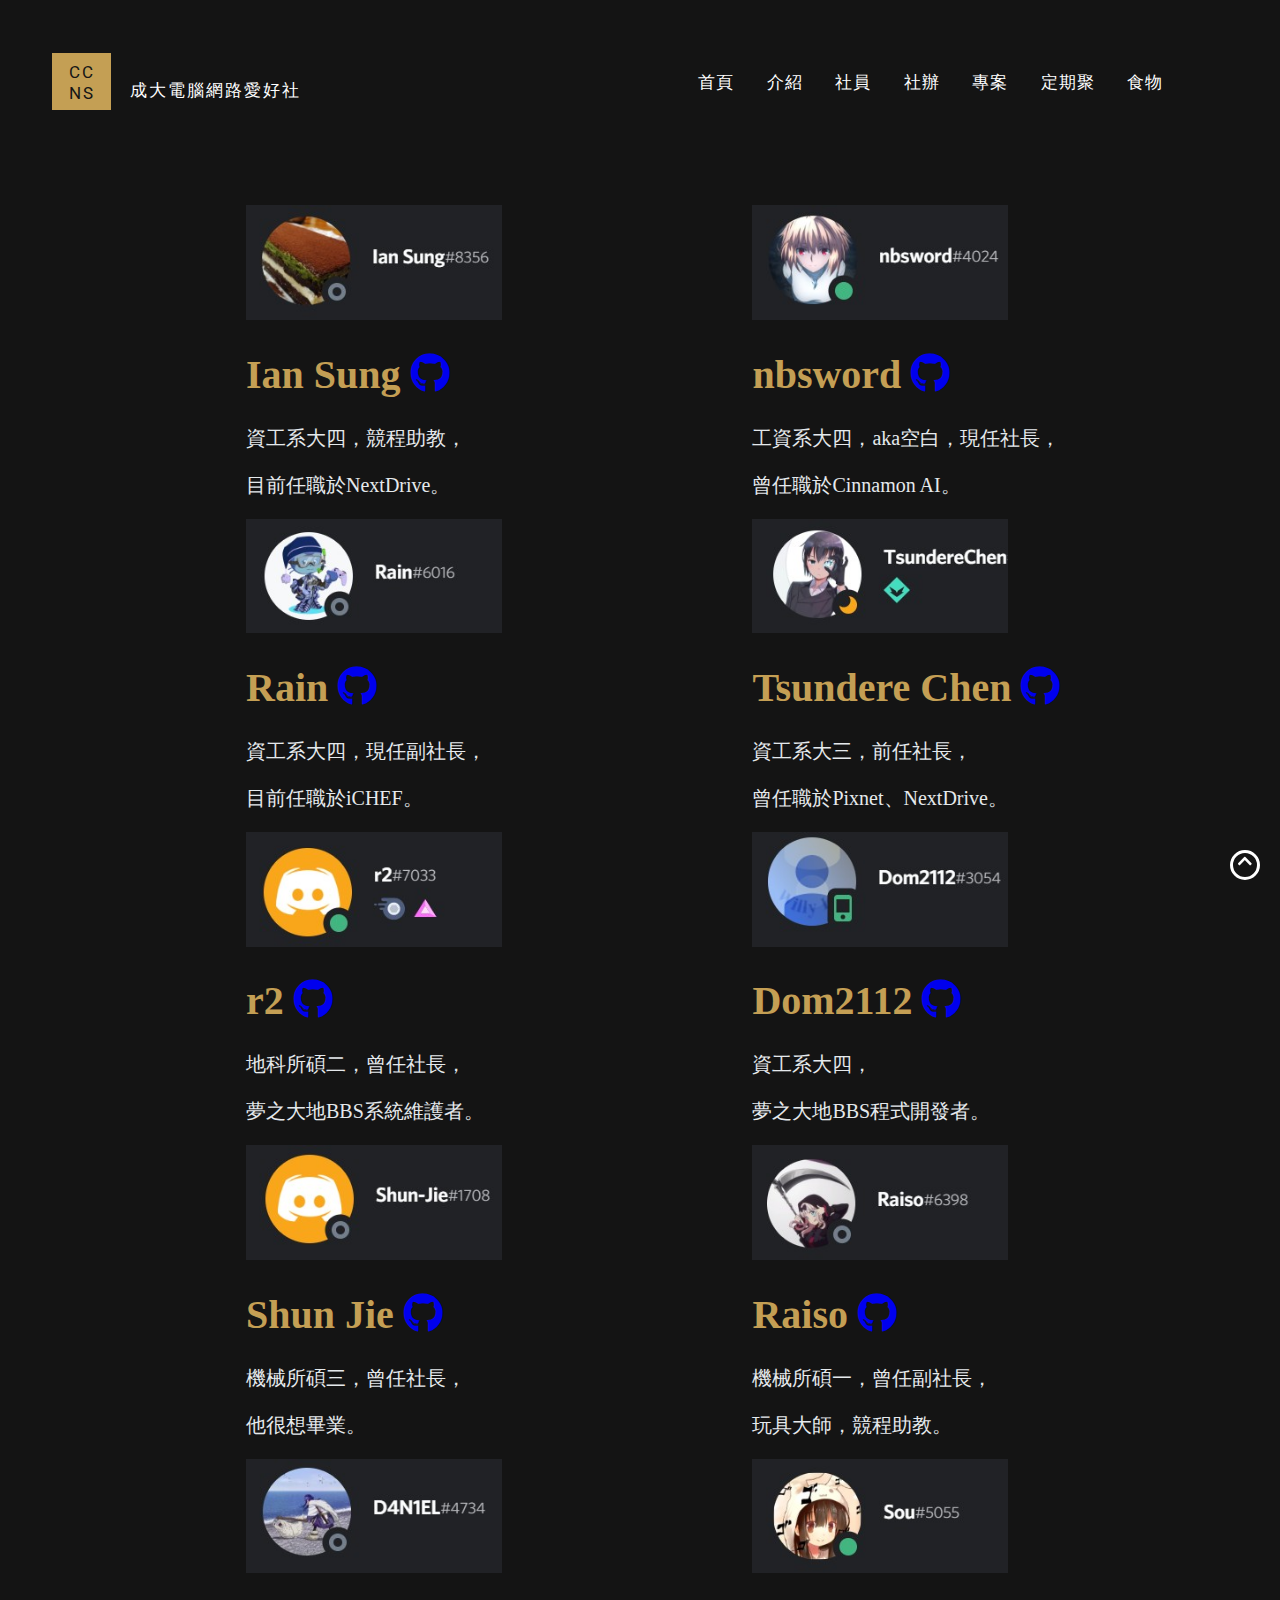
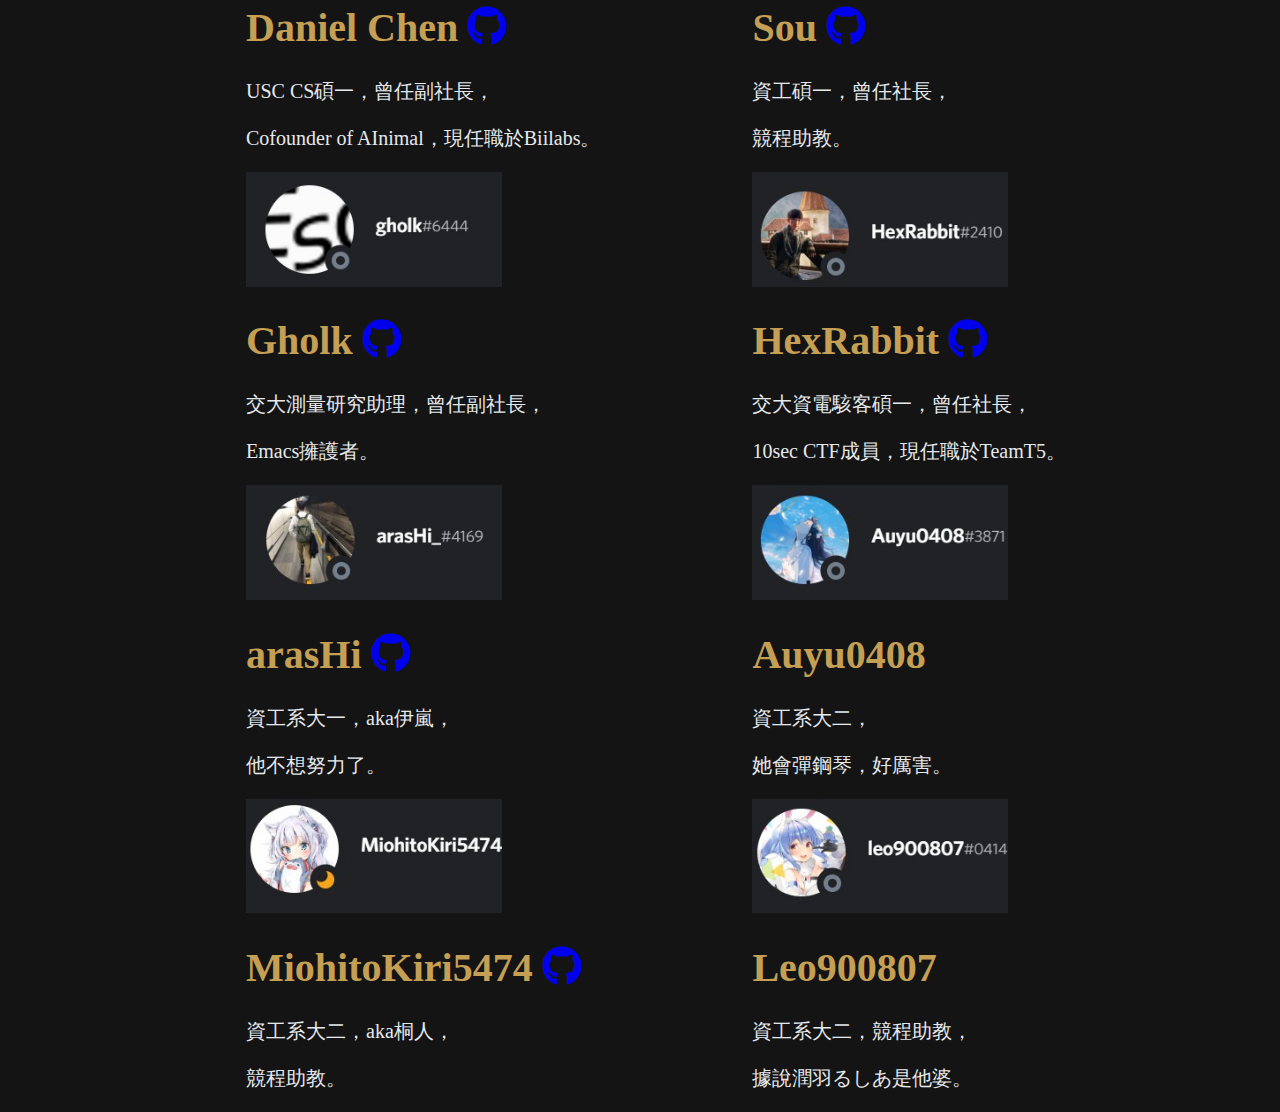
<file: Page-Home/members.html>
<!DOCTYPE html>
<html lang="zh-Hant">

<head>
  <meta charset="UTF-8">
  <meta name="viewport" content="width=device-width, initial-scale=1.0">
  <meta http-equiv="X-UA-Compatible" content="ie=edge">

  <title>CCNS - 成大電腦網路愛好社</title>

  <link href="https://cdn.jsdelivr.net/npm/bootstrap@5.0.0-beta1/dist/css/bootstrap.min.css" rel="stylesheet" integrity="sha384-giJF6kkoqNQ00vy+HMDP7azOuL0xtbfIcaT9wjKHr8RbDVddVHyTfAAsrekwKmP1" crossorigin="anonymous">
  <link rel="stylesheet" href="https://cdnjs.cloudflare.com/ajax/libs/font-awesome/5.15.1/css/all.min.css">
  <script src="https://cdnjs.cloudflare.com/ajax/libs/jquery/3.5.1/jquery.min.js"></script>
  <link href="https://fonts.googleapis.com/css?family=Abril+Fatface|Amiri:700|Crimson+Text:700|Droid+Serif:400,700|Libre+Baskerville:700|Noto+Sans|Playfair+Display:900|Roboto:900|Taviraj:900&display=swap" rel="stylesheet">

  <script type="text/javascript" src="js/navBar.js"></script>
  <script type="text/javascript" src="js/scroll-top.js"></script>
  <link rel="stylesheet" href="./css/style.css">
</head>

<body>
  <header class="top container-fluid">
    <div class="topNav">
      <div class="headerLeft">
        <a class="homeLink" href="index.html">
          <div class="logoBox">
            <p>CC</p>
            <p>NS</p>
          </div>
        </a>
        <a class="homeLink" href="index.html">
          <p>
            成大電腦網路愛好社
          </p>
        </a>
      </div>

      <div id="navBar" class="overlay">
        <div class="headerRight overlay-content">
          <a href="index.html">首頁</a>
          <a href="intro.html">介紹</a>
          <a href="members.html">社員</a>
          <a href="env.html">社辦</a>
          <a href="projects.html">專案</a>
          <a href="events.html">定期聚</a>
          <a href="food.html">食物</a>
        </div>
        <a href="javascript:void(0)" class="closebtn" onclick="closeNav()">
          <i class="fas fa-times fa"></i>
        </a>
      </div>

      <div class="navIcon">
        <i class="fas fa-bars fa" onclick="openNav()"></i>
      </div>
    </div>
  </header>
  <section class="memberIntro">
    <div class="member-row">
      <div class="member-column">
        <img class="thumbnails-left" src="resources/members/Ian.jpg" alt="">
        <div class="desc-left">
          <span class="whiteAdj">
            <h1>Ian Sung
              <a href="https://github.com/a20034294" target="_blank"><i class="fab fa-github" aria-hidden="true"></i></a>
            </h1>
            <p>
              資工系大四，競程助教，
            </p>
            <p>
              目前任職於NextDrive。
            </p>
          </span>
        </div>
      </div>
      <div class="member-column">
        <img class="thumbnails-right" src="resources/members/nbsword.jpg" alt="">
        <div class="desc-right">
          <span class="whiteAdj">
            <h1>nbsword
              <a href="https://github.com/nbswords" target="_blank"><i class="fab fa-github" aria-hidden="true"></i></a>
            </h1>
            <p>
              工資系大四，aka空白，現任社長，
            </p>
            <p>
              曾任職於Cinnamon AI。
            </p>
          </span>
        </div>
      </div>
    </div>


    <div class="member-row">
      <div class="member-column">
        <img class="thumbnails-left" src="resources/members/Rain.jpg" alt="">
        <div class="desc-left">
          <span class="whiteAdj">
            <h1>Rain
              <a href="https://github.com/RainrainWu" target="_blank"><i class="fab fa-github" aria-hidden="true"></i></a>
            </h1>
            <p>
              資工系大四，現任副社長，
            </p>
            <p>
              目前任職於iCHEF。
            </p>
          </span>
        </div>
      </div>

      <div class="member-column">
        <img class="thumbnails-right" src="resources/members/TC.jpg" alt="">
        <div class="desc-right">
          <span class="whiteAdj">
            <h1>Tsundere Chen
              <a href="https://github.com/TsundereChen" target="_blank"><i class="fab fa-github" aria-hidden="true"></i></a>
            </h1>
            <p>
              資工系大三，前任社長，
            </p>
            <p>
              曾任職於Pixnet、NextDrive。
            </p>
          </span>
        </div>
      </div>
    </div>


    <div class="member-row">
      <div class="member-column">
        <img class="thumbnails-left" src="resources/members/r2.jpg" loading="lazy" alt="">
        <div class="desc-left">
          <span class="whiteAdj">
            <h1>r2
              <a href="https://github.com/holishing" target="_blank"><i class="fab fa-github" aria-hidden="true"></i></a>
            </h1>
            <p>
              地科所碩二，曾任社長，
            </p>
            <p>
              夢之大地BBS系統維護者。
            </p>
          </span>
        </div>
      </div>

      <div class="member-column">
        <img class="thumbnails-right" src="resources/members/Dom2112.jpg" loading="lazy" alt="">
        <div class="desc-right">
          <span class="whiteAdj">
            <h1>Dom2112
              <a href="https://github.com/IepIweidieng" target="_blank"><i class="fab fa-github" aria-hidden="true"></i></a>
            </h1>
            <p>
              資工系大四，
            </p>
            <p>
              夢之大地BBS程式開發者。
            </p>
          </span>
        </div>
      </div>
    </div>

    <div class="member-row">
      <div class="member-column">
        <img class="thumbnails-left" src="resources/members/SJ.jpg" loading="lazy" alt="">
        <div class="desc-left">
          <span class="whiteAdj">
            <h1>Shun Jie
              <a href="https://github.com/xcv123321" target="_blank"><i class="fab fa-github" aria-hidden="true"></i></a>
            </h1>
            <p>
              機械所碩三，曾任社長，
            </p>
            <p>
              他很想畢業。
            </p>
          </span>
        </div>
      </div>


      <div class="member-column">
        <img class="thumbnails-right" src="resources/members/Raiso.jpg" loading="lazy" alt="">
        <div class="desc-right">
          <span class="whiteAdj">
            <h1>Raiso
              <a href="https://github.com/raiso777" target="_blank"><i class="fab fa-github" aria-hidden="true"></i></a>
            </h1>
            <p>
              機械所碩一，曾任副社長，
            </p>
            <p>
              玩具大師，競程助教。
            </p>
          </span>
        </div>
      </div>
    </div>

    <div class="member-row">
      <div class="member-column">
        <img class="thumbnails-left" src="resources/members/DC.jpg" loading="lazy" alt="">
        <div class="desc-left">
          <span class="whiteAdj">
            <h1>Daniel Chen
              <a href="https://github.com/d4n1elchen" target="_blank"><i class="fab fa-github" aria-hidden="true"></i></a>
            </h1>
            <p>
              USC CS碩一，曾任副社長，
            </p>
            <p>
              Cofounder of AInimal，現任職於Biilabs。
            </p>
          </span>
        </div>
      </div>

      <div class="member-column">
        <img class="thumbnails-right" src="resources/members/sou.jpg" loading="lazy" alt="">
        <div class="desc-right">
          <span class="whiteAdj">
            <h1>Sou
              <a href="https://github.com/Yuessiah" target="_blank"><i class="fab fa-github" aria-hidden="true"></i></a>
            </h1>
            <p>
              資工碩一，曾任社長，
            </p>
            <p>
              競程助教。
            </p>
          </span>
        </div>
      </div>
    </div>


    <div class="member-row">
      <div class="member-column">
        <img class="thumbnails-left" src="resources/members/Gholk.jpg" loading="lazy" alt="">
        <div class="desc-left">
          <span class="whiteAdj">
            <h1>Gholk
              <a href="https://github.com/GHolk" target="_blank"><i class="fab fa-github" aria-hidden="true"></i></a>
            </h1>
            <p>
              交大測量研究助理，曾任副社長，
            </p>
            <p>
              Emacs擁護者。
            </p>
          </span>
        </div>
      </div>

      <div class="member-column">
        <img class="thumbnails-right" src="resources/members/HexRabbit.jpg" loading="lazy" alt="">
        <div class="desc-right">
          <span class="whiteAdj">
            <h1>HexRabbit
              <a href="https://github.com/HexRabbit" target="_blank"><i class="fab fa-github" aria-hidden="true"></i></a>
            </h1>
            <p>
              交大資電駭客碩一，曾任社長，
            </p>
            <p>
              10sec CTF成員，現任職於TeamT5。
            </p>
          </span>
        </div>
      </div>
    </div>



    <div class="member-row">
      <div class="member-column">
        <img class="thumbnails-left" src="resources/members/araHi.jpg" loading="lazy" alt="">
        <div class="desc-left">
          <span class="whiteAdj">
            <h1>arasHi
              <a href="https://github.com/arasHi87" target="_blank"><i class="fab fa-github" aria-hidden="true"></i></a>
            </h1>
            <p>
              資工系大一，aka伊嵐，
            </p>
            <p>
              他不想努力了。
            </p>
          </span>
        </div>
      </div>



      <div class="member-column">
        <img class="thumbnails-right" src="resources/members/Auyu.jpg" loading="lazy" alt="">
        <div class="desc-right">
          <span class="whiteAdj">
            <h1>Auyu0408
            </h1>
            <p>
              資工系大二，
            </p>
            <p>
              她會彈鋼琴，好厲害。
            </p>
          </span>
        </div>
      </div>
    </div>



    <div class="member-row">
      <div class="member-column">
        <img class="thumbnails-left" src="resources/members/Kirito.jpg" loading="lazy" alt="">
        <div class="desc-left">
          <span class="whiteAdj">
            <h1>MiohitoKiri5474
              <a href="https://github.com/miohitokiri5474" target="_blank"><i class="fab fa-github" aria-hidden="true"></i></a>
            </h1>
            <p>
              資工系大二，aka桐人，
            </p>
            <p>
              競程助教。
            </p>
          </span>
        </div>
      </div>

      <div class="member-column">
        <img class="thumbnails-right" src="resources/members/leo.jpg" loading="lazy" alt="">
        <div class="desc-right">
          <span class="whiteAdj">
            <h1>Leo900807
            </h1>
            <p>
              資工系大二，競程助教，
            </p>
            <p>
              據說潤羽るしあ是他婆。
            </p>
          </span>
        </div>
      </div>
    </div>
  </section>
  <section class="to-top">
    <a class="button" href="#"><i class="fas fa-chevron-up"></i></a>
  </section>
</body>

</html>
</file>
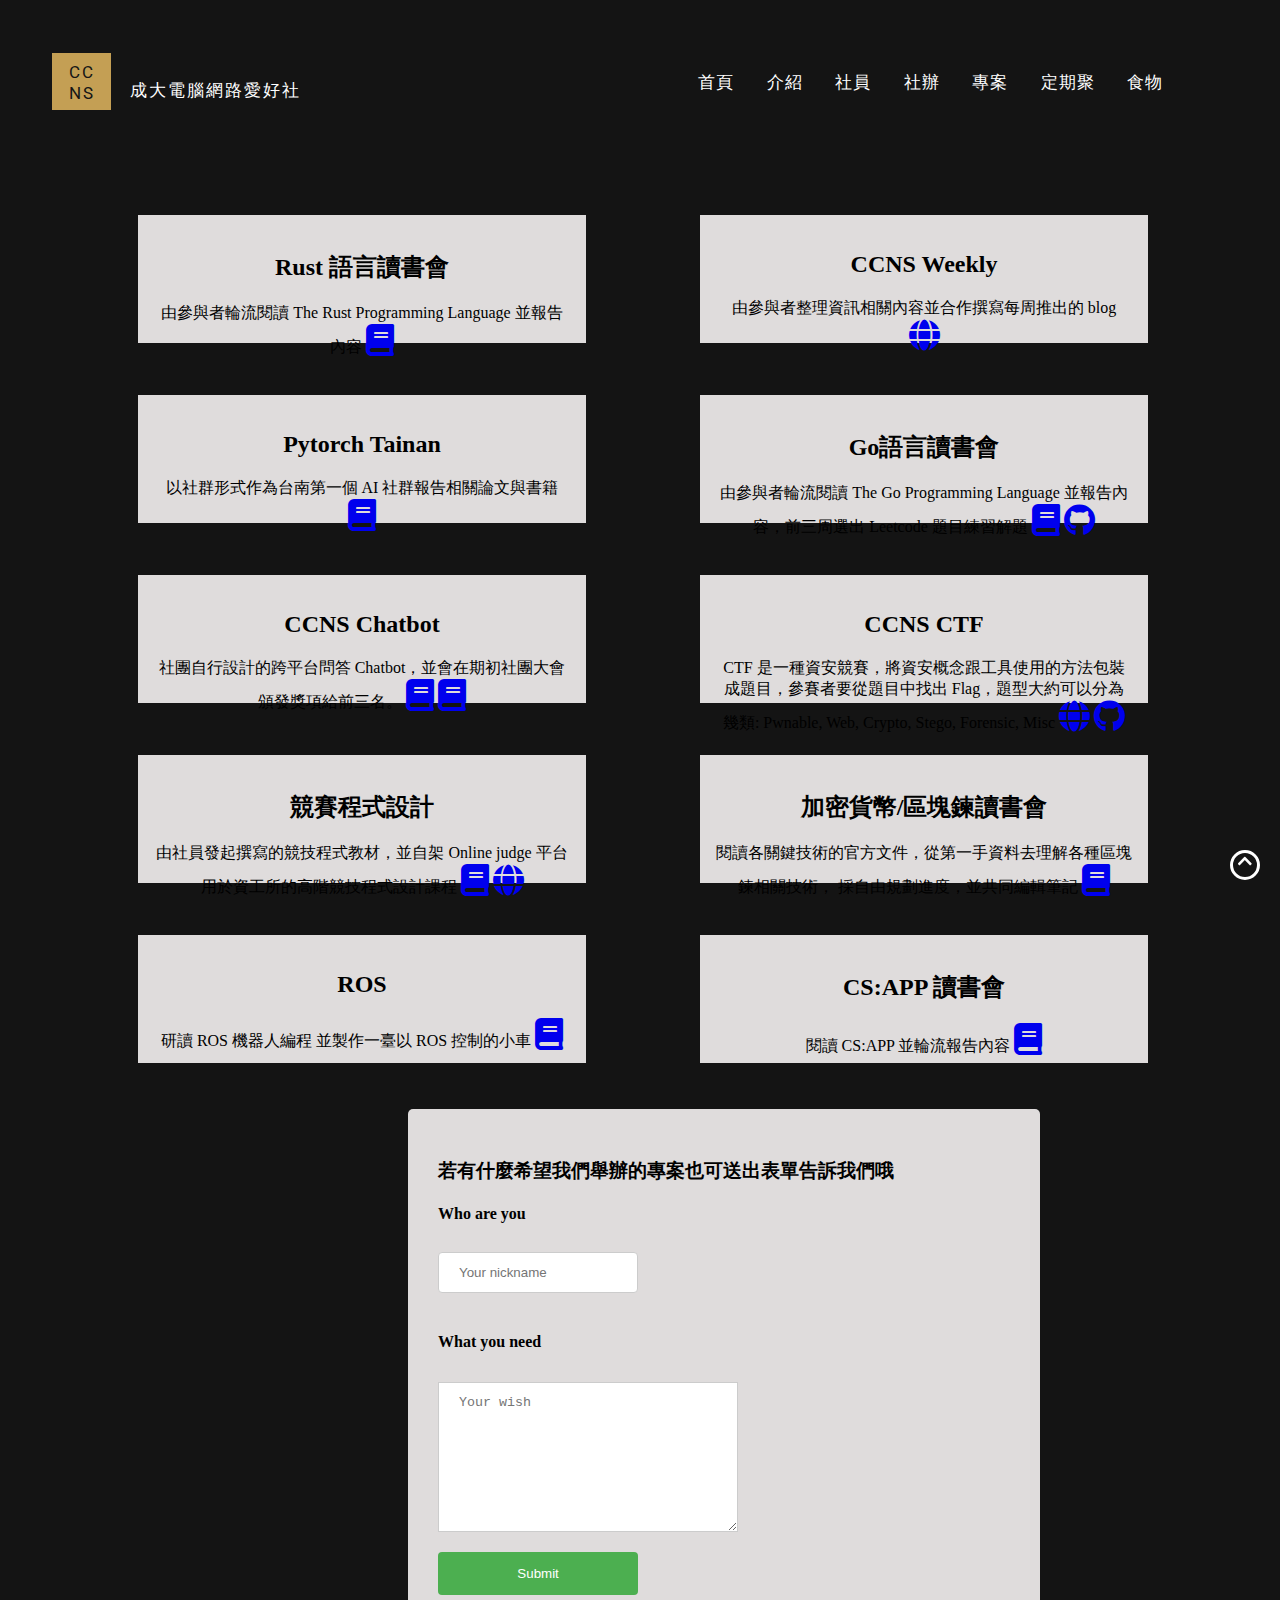
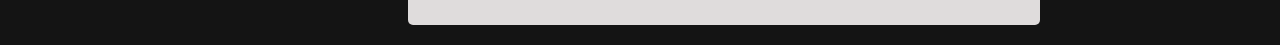
<file: Page-Home/projects.html>
<!DOCTYPE html>
<html lang="zh-Hant">

<head>
  <meta charset="UTF-8">
  <meta name="viewport" content="width=device-width, initial-scale=1.0">
  <meta http-equiv="X-UA-Compatible" content="ie=edge">

  <title>CCNS - 成大電腦網路愛好社</title>

  <link href="https://cdn.jsdelivr.net/npm/bootstrap@5.0.0-beta1/dist/css/bootstrap.min.css" rel="stylesheet" integrity="sha384-giJF6kkoqNQ00vy+HMDP7azOuL0xtbfIcaT9wjKHr8RbDVddVHyTfAAsrekwKmP1" crossorigin="anonymous">
  <link rel="stylesheet" href="https://cdnjs.cloudflare.com/ajax/libs/font-awesome/5.15.1/css/all.min.css">
  <script src="https://cdnjs.cloudflare.com/ajax/libs/jquery/3.5.1/jquery.min.js"></script>
  <link href="https://fonts.googleapis.com/css?family=Abril+Fatface|Amiri:700|Crimson+Text:700|Droid+Serif:400,700|Libre+Baskerville:700|Noto+Sans|Playfair+Display:900|Roboto:900|Taviraj:900&display=swap" rel="stylesheet">

  <script type="text/javascript" src="js/navBar.js"></script>
  <script type="text/javascript" src="js/scroll-top.js"></script>
  <link rel="stylesheet" href="./css/style.css">
  </script>
</head>

<body>
  <header class="top container-fluid">
    <div class="topNav">
      <div class="headerLeft">
        <a class="homeLink" href="index.html">
          <div class="logoBox">
            <p>CC</p>
            <p>NS</p>
          </div>
        </a>
        <a class="homeLink" href="index.html">
          <p>
            成大電腦網路愛好社
          </p>
        </a>
      </div>

      <div id="navBar" class="overlay">
        <div class="headerRight overlay-content">
          <a href="index.html">首頁</a>
          <a href="intro.html">介紹</a>
          <a href="members.html">社員</a>
          <a href="env.html">社辦</a>
          <a href="projects.html">專案</a>
          <a href="events.html">定期聚</a>
          <a href="food.html">食物</a>
        </div>
        <a href="javascript:void(0)" class="closebtn" onclick="closeNav()">
          <i class="fas fa-times fa"></i>
        </a>
      </div>

      <div class="navIcon">
        <i class="fas fa-bars fa" onclick="openNav()"></i>
      </div>
    </div>
  </header>

  <section class="club-projects">
    <!-- first row -->
    <div class="row">
      <div class="column">
        <div id="card" class="card">
          <h2>Rust 語言讀書會</h2>
          <p>
            由參與者輪流閱讀 The Rust Programming Language 並報告內容
            <a href="https://hackmd.io/WJZCZzmOQb6S3l36xWU1wA" target="_blank"><i class="fas fa-book fa-2x"></i></a>
          </p>
        </div>

      </div>
      <div class="column">
        <div class="card">
          <h2>CCNS Weekly</h2>
          <p>
            由參與者整理資訊相關內容並合作撰寫每周推出的 blog
            <a href="https://weekly.ccns.io/" target="_blank"><i class="fas fa-globe fa-2x"></i></a>
          </p>
        </div>
      </div>
    </div>
    <!-- second row -->
    <div class="row">
      <div class="column">
        <div class="card">
          <h2>Pytorch Tainan</h2>
          <p>
            以社群形式作為台南第一個 AI 社群報告相關論文與書籍
            <a href="https://hackmd.io/@DanielChen/HJU1M8-vm/%2Fs%2FHJU1M8-vm?type=book" target="_blank"><i class="fas fa-book fa-2x"></i></a>
          </p>
        </div>
      </div>
      <div class="column">
        <div class="card">
          <h2>Go語言讀書會</h2>
          <p>
            由參與者輪流閱讀 The Go Programming Language 並報告內容，前三周選出 Leetcode 題目練習解題
            <a href="https://hackmd.io/B8OBXBoWTA-FbZMRdLXP9Q?view" target="_blank"><i class="fas fa-book fa-2x"></i></a>
            <a href="https://github.com/ccns/study_group_2020_spring"><i class="fab fa-github fa-2x"></i></a>
          </p>
        </div>
      </div>
    </div>
    <!-- third row -->
    <div class="row">
      <div class="column">
        <div class="card">
          <h2>CCNS Chatbot</h2>
          <p>
            社團自行設計的跨平台問答 Chatbot，並會在期初社團大會頒發獎項給前三名。
            <a href="https://hackmd.io/@DanielChen/rkxHtlN5W?type=view" target="_blank"><i class="fas fa-book fa-2x"></i></a>
            <a href="https://www.facebook.com/ncku.ccns/posts/1771315396403984/" target="_blank"><i class="fas fa-book fa-2x"></i></a>
          </p>
        </div>
      </div>
      <div class="column">
        <div class="card">
          <h2>CCNS CTF</h2>
          <p>
            CTF 是一種資安競賽，將資安概念跟工具使用的方法包裝成題目，參賽者要從題目中找出 Flag，題型大約可以分為幾類: Pwnable, Web, Crypto, Stego, Forensic, Misc
            <a href="https://ctf.ccns.io/" target="_blank"><i class="fas fa-globe fa-2x"></i></a>
            <a href="https://github.com/ccns/CCNS-CTF" target="_blank"><i class="fab fa-github fa-2x"></i></a>
          </p>
        </div>
      </div>
    </div>

    <div class="row">
      <div class="column">
        <div class="card">
          <h2>競賽程式設計</h2>
          <p>
            由社員發起撰寫的競技程式教材，並自架 Online judge 平台用於資工所的高階競技程式設計課程
            <a href="https://hackmd.io/3NqazYITT5OgnSsGu61-lQ" target="_blank"><i class="fas fa-book fa-2x"></i></a>
            <a href="https://judge.csie.ncku.edu.tw/" target="_blank"><i class="fas fa-globe fa-2x"></i></a>
          </p>
        </div>
      </div>
      <div class="column">
        <div class="card">
          <h2>加密貨幣/區塊鍊讀書會</h2>
          <p>
            閱讀各關鍵技術的官方文件，從第一手資料去理解各種區塊鍊相關技術，
            採自由規劃進度，並共同編輯筆記
            <a href="https://hackmd.io/dY0xXnazR9OHmeV_Dn0AEA" target="_blank"><i class="fas fa-book fa-2x"></i></a>

          </p>
        </div>
      </div>
    </div>

    <div class="row">
      <div class="column">
        <div class="card">
          <h2>ROS</h2>
          <p>
            研讀 ROS 機器人編程 並製作一臺以 ROS 控制的小車
            <a href="https://hackmd.io/bw7xnixnSxazX8l6vvroAQ" target="_blank"><i class="fas fa-book fa-2x"></i></a>
          </p>
        </div>
      </div>
      <div class="column">
        <div class="card">
          <h2>CS:APP 讀書會</h2>
          <p>
            閱讀 CS:APP 並輪流報告內容
            <a href="https://hackmd.io/VzjmKBlSRki2oN4wskB55Q?view" target="_blank"><i class="fas fa-book fa-2x"></i></a>
          </p>
        </div>
      </div>
    </div>
  </section></br></br></br>

  <section class="project-form">

    <form id="google-form" name="suggestForm" onsubmit="return validate()">
      <h3>若有什麼希望我們舉辦的專案也可送出表單告訴我們哦</h3>
      <h4>Who are you</h4>
      <input id="name" type="text" name="nickname" placeholder="Your nickname">
      </br></br>
      <h4>What you need</h4>
      <textarea id="wish" name="wish" placeholder="Your wish"></textarea>
      </br>
      <input type="submit" value="Submit">
      </br>

    </form>
  </section>
  <section class="to-top">
    <a class="button" href="#"><i class="fas fa-chevron-up"></i></a>
  </section>
</body>
<script src="js/form.js"></script>


</html>
</file>
<file: Page-Home/css/style.css>
@import "top.css";
@import "index.css";
@import "intro.css";
@import "events.css";
@import "member.css";
@import "projects.css";
@import "food.css";
@import "env.css";

@font-face {
    font-family: "Noto Sans TC";
    src: url('../fonts/NotoSans-Regular.ttf');
    font-display: swap;
}

@font-face {
    font-family: "Noto Sans TC Bold";
    src: url('../fonts/NotoSans-Regular.ttf');
    font-display: swap;
}


body{
    background-color: #141414;
}
</file>
